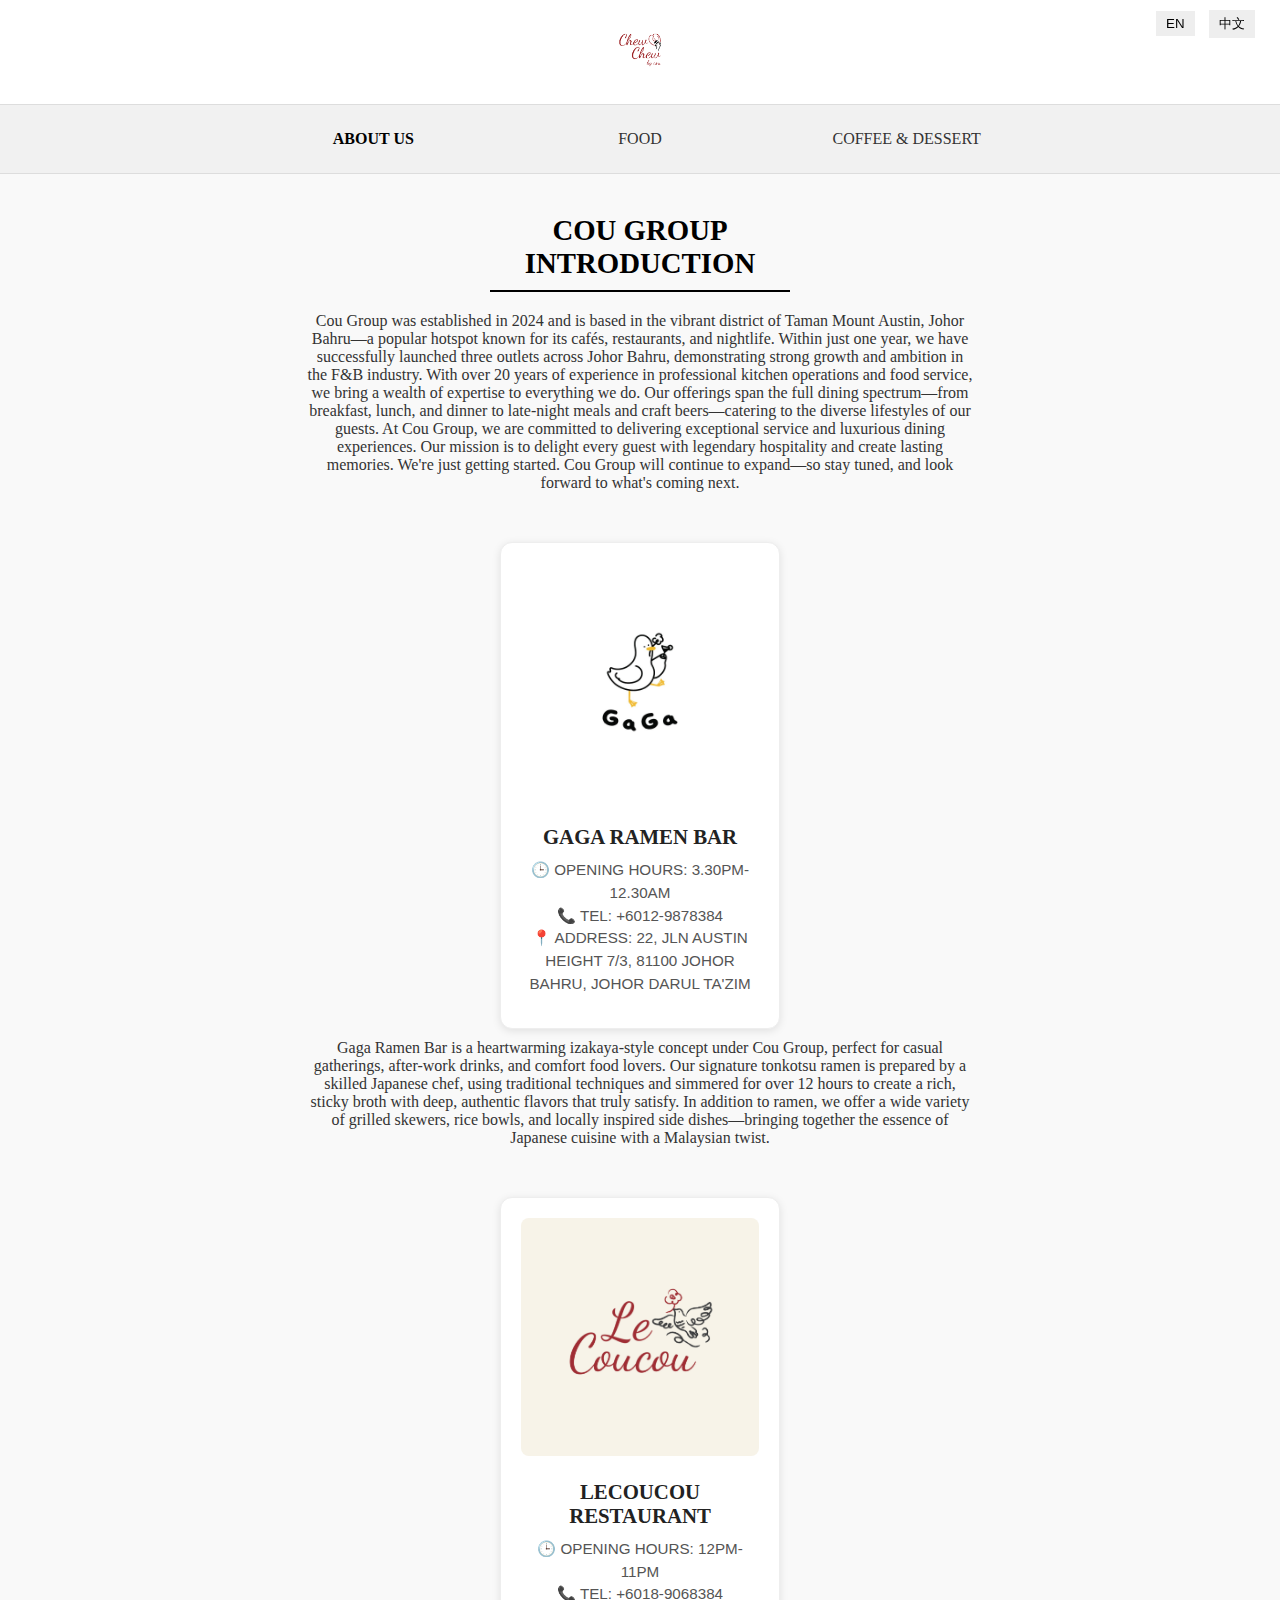
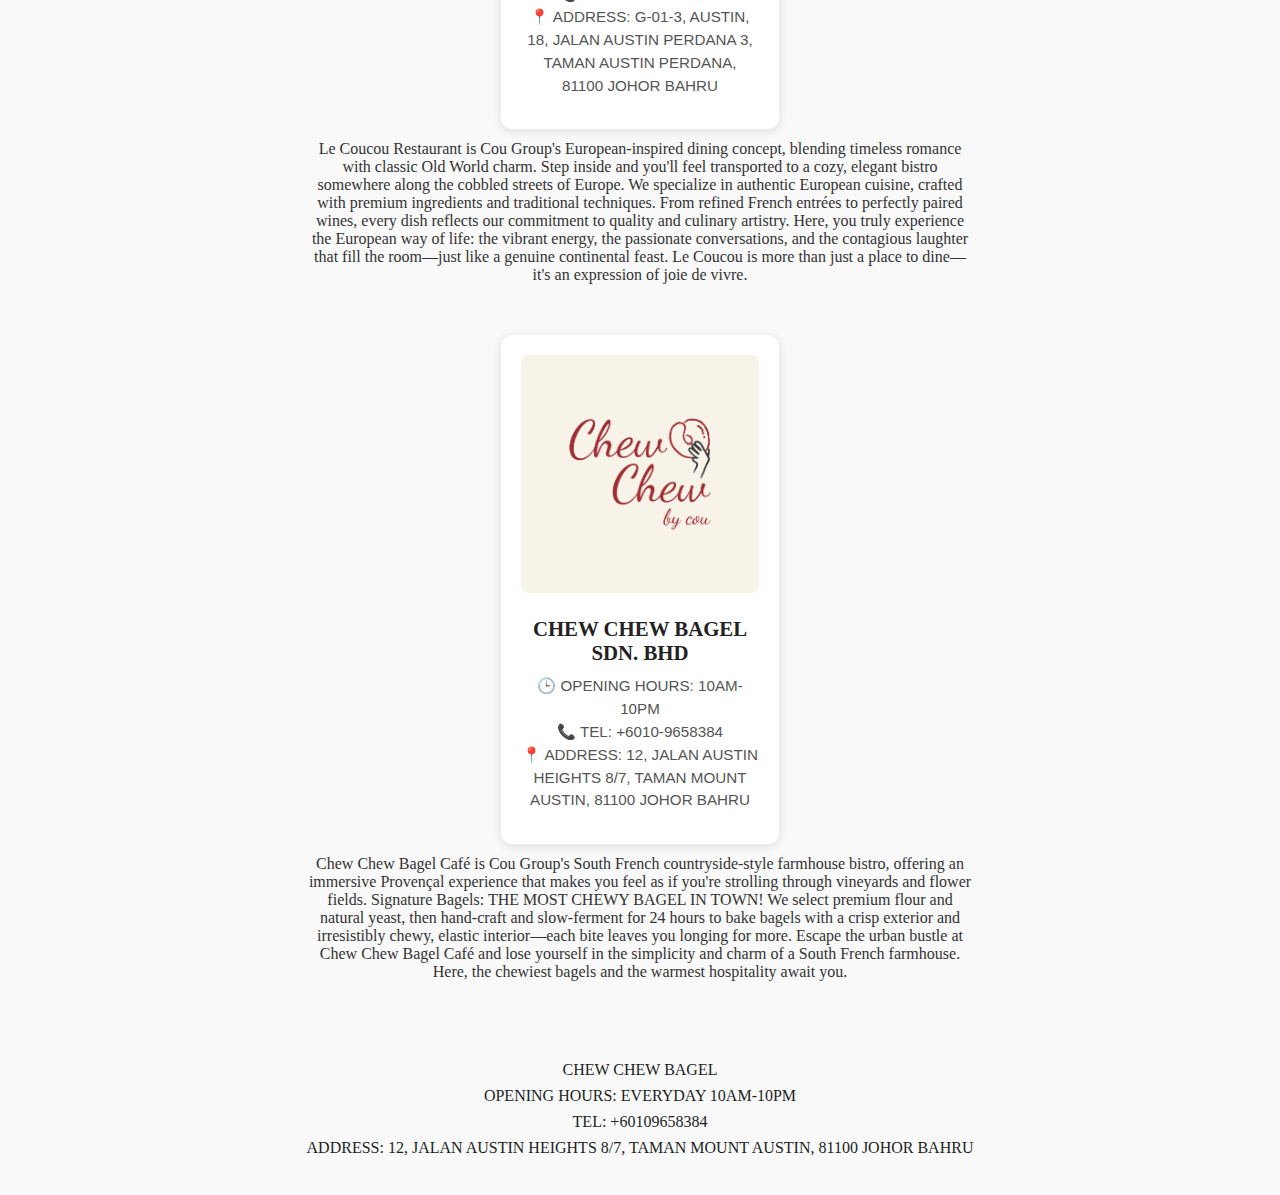
<file: index.html>
<!DOCTYPE html>
<html lang="en">
<head>
    <meta charset="UTF-8" />
    <meta name="viewport" content="width=device-width, initial-scale=1.0"/>
    <title>Chew Chew Bagel - About Us</title>
    <link rel="stylesheet" href="style.css" />
    <link href="https://fonts.googleapis.com/css2?family=Noto+Serif+SC:wght@600&display=swap" rel="stylesheet" />
</head>
<body>
    <header>
      <div class="logo-container">
        <a href="index.html">
            <img src="images/ccb logo1.png" alt="Chew Chew Bagel" class="restaurant-logo"/>
        </a>
      </div>
    
      <!-- 导航菜单 -->
      <nav class="main-nav">
        <div class="nav-inner">
          <a class="nav-link" href="index.html">ABOUT US</a>
        <a class="nav-link" href="food.html">FOOD</a>
        <a class="nav-link" href="coffee.html">COFFEE & DESSERT</a>
        </div>
      </nav>
          
    </header>

    <div class="lang-toggle" style="position: fixed; top: 10px; right: 20px; z-index: 999;">
        <button onclick="switchLang('en')">EN</button>
        <button onclick="switchLang('zh')">中文</button>
      </div>

    <main>
        <section class="about-section">
            <h2 class="menu-section-title">COU GROUP INTRODUCTION</h2>

            <div class="company-intro" style="text-align: center; margin-bottom: 40px;">
  <p class="lang-content" data-lang="en">
    Cou Group was established in 2024 and is based in the vibrant district of Taman Mount Austin, 
    Johor Bahru—a popular hotspot known for its cafés, restaurants, and nightlife.

    Within just one year, we have successfully launched three outlets across Johor Bahru, 
    demonstrating strong growth and ambition in the F&B industry. 
    With over 20 years of experience in professional kitchen operations and food service, 
    we bring a wealth of expertise to everything we do.

    Our offerings span the full dining spectrum—from breakfast, 
    lunch, and dinner to late-night meals and craft beers—catering to 
    the diverse lifestyles of our guests.

    At Cou Group, we are committed to delivering exceptional service 
    and luxurious dining experiences. Our mission is to delight every guest 
    with legendary hospitality and create lasting memories.

    We're just getting started. Cou Group will continue to expand—so stay tuned, 
    and look forward to what's coming next.
  </p>

  <p class="lang-content" data-lang="zh" style="display: none;">
    Cou Group 成立于 2024 年，总部位于柔佛新山美食与夜生活聚集地 —— Austin 高原(Taman Mount Austin), 这里汇聚了众多咖啡馆、餐厅和娱乐场所，充满活力。

在成立的第一年内，我们已在新山成功开设三家门店，展现出迅猛的发展势头和强大的执行力。我们的团队拥有超过 20 年的厨房与餐饮运营经验，致力于将专业与热情融入每一道菜品、每一项服务。

我们提供全天候的餐饮服务，从早餐、午餐、晚餐到宵夜与精酿啤酒，全面满足不同顾客的生活方式与用餐需求。

Cou Group 始终坚持“卓越服务，奢享体验”的理念，用传奇式的款待精神，为每一位顾客创造难忘的用餐回忆。

我们的发展才刚刚开始，未来还将持续扩张。欢迎持续关注 Cou Group, 一起期待更多精彩！
  </p>
</div>

            <div class="subsidiaries">
                <!-- 子公司1 -->
                <div class="subsidiary">
                    <img src="images/logo.jpg" alt="GAGA RAMEN BAR" class="subsidiary-logo" />
                    <h3 class="dish-name" style="margin-top: 10px;">GAGA RAMEN BAR</h3>
                    <div class="subsidiary-info dish-description">
                        <p>🕒 OPENING HOURS: 3.30PM-12.30AM</p>
                        <p>📞 TEL: +6012-9878384</p>
                        <p>📍 ADDRESS: 22, JLN AUSTIN HEIGHT 7/3, 81100 JOHOR BAHRU, JOHOR DARUL TA'ZIM</p>
                    </div>
                </div>
            </div>
                
                <div class="company-intro" style="text-align: center; margin-bottom: 40px;">
                    <p class="lang-content" data-lang="en">
                        Gaga Ramen Bar is a heartwarming izakaya-style concept under Cou Group, 
                        perfect for casual gatherings, after-work drinks, and comfort food lovers.

                        Our signature tonkotsu ramen is prepared by a skilled Japanese chef, 
                        using traditional techniques and simmered for over 12 hours to create a rich, 
                        sticky broth with deep, authentic flavors that truly satisfy.
                        
                        In addition to ramen, we offer a wide variety of grilled skewers, 
                        rice bowls, and locally inspired side dishes—bringing together the essence of 
                        Japanese cuisine with a Malaysian twist.
                    </p>
                    <p class="lang-content" data-lang="zh" style="display: none;">
                        嘎嘎 Ramen Bar 是 Cou Group 旗下主打日式居酒屋风格的餐饮品牌，
                        充满人情味，是朋友聚会、小酌放松的理想之地。

                        店内的招牌豚骨拉面由拥有多年经验的日本师傅亲自熬制，
                        采用原汁原味的传统工艺，精心熬煮 12 小时，汤头浓郁黏口，风味醇厚，令人回味无穷。
                        
                        除了拉面，我们还提供多样化的烧烤、盖饭和本地风味小吃，
                        让顾客在每一次用餐中都能感受到日式与本地文化的融合与惊喜。

                    </p>
                </div>

                <!-- 子公司2 -->
                <div class="subsidiaries">
                <div class="subsidiary">
                    <img src="images/logo lcc.jpg" alt="LECOUCOU RESTAURANT" class="subsidiary-logo" />
                    <h3 class="dish-name" style="margin-top: 10px;">LECOUCOU RESTAURANT</h3>
                    <div class="subsidiary-info dish-description">
                        <p>🕒 OPENING HOURS: 12PM-11PM</p>
                        <p>📞 TEL: +6018-9068384</p>
                        <p>📍 ADDRESS: G-01-3, AUSTIN, 18, JALAN AUSTIN PERDANA 3, TAMAN AUSTIN PERDANA, 81100 JOHOR BAHRU</p>
                    </div>
                </div>
            </div>


                <div class="company-intro" style="text-align: center; margin-bottom: 40px;">
                    <p class="lang-content" data-lang="en">
                        Le Coucou Restaurant is Cou Group's European-inspired dining concept, 
                        blending timeless romance with classic Old World charm. 
                        Step inside and you'll feel transported to a cozy, 
                        elegant bistro somewhere along the cobbled streets of Europe.

                        We specialize in authentic European cuisine, crafted with premium ingredients 
                        and traditional techniques. From refined French entrées to perfectly paired wines, 
                        every dish reflects our commitment to quality and culinary artistry.

                        Here, you truly experience the European way of life: the vibrant energy, 
                        the passionate conversations, and the contagious laughter that fill the 
                        room—just like a genuine continental feast. Le Coucou is more than 
                        just a place to dine—it's an expression of joie de vivre.
                    </p>

                    <p class="lang-content" data-lang="zh" style="display: none;">
                        Le Coucou Restaurant 是 Cou Group 旗下主打欧式风格的精品餐厅，
                        整体氛围融合了浪漫与复古，仿佛置身于欧洲街角的小馆，优雅而充满情调。

                        我们专注于原汁原味的欧洲料理，严选高品质食材，采用传统烹饪技法，
                        呈现经典与现代交融的餐点。无论是一份精致的欧式主菜，
                        还是一杯搭配得宜的葡萄酒，都体现了我们对品质与细节的坚持。
                        
                        在这里，您可以真正体验欧洲人的生活方式：热情洋溢的用餐氛围中，
                        欢乐的谈笑声此起彼伏, 仿佛置身于地道的欧陆宴会。Le Coucou 
                        不仅是一家餐厅，更是一种生活方式的表达。
                    </p>
                </div>

                <!-- 子公司3 -->
                <div class="subsidiaries">
                <div class="subsidiary">
                    <img src="images/logo ccb.jpg" alt="CHEW CHEW BAGEL" class="subsidiary-logo" />
                    <h3 class="dish-name" style="margin-top: 10px;">CHEW CHEW BAGEL SDN. BHD</h3>
                    <div class="subsidiary-info dish-description">
                        <p>🕒 OPENING HOURS: 10AM-10PM</p>
                        <p>📞 TEL: +6010-9658384</p>
                        <p>📍 ADDRESS: 12, JALAN AUSTIN HEIGHTS 8/7, TAMAN MOUNT AUSTIN, 81100 JOHOR BAHRU</p>
                    </div>
                </div>
            </div>
            
                <div class="company-intro" style="text-align: center; margin-bottom: 40px;">
                    <p class="lang-content" data-lang="en">
                        Chew Chew Bagel Café is Cou Group's South French countryside-style 
                        farmhouse bistro, offering an immersive Provençal experience that makes 
                        you feel as if you're strolling through vineyards and flower fields.

                        Signature Bagels: THE MOST CHEWY BAGEL IN TOWN!
                        We select premium flour and natural yeast, then hand-craft and slow-ferment 
                        for 24 hours to bake bagels with a crisp exterior and irresistibly chewy, 
                        elastic interior—each bite leaves you longing for more.
                         
                        Escape the urban bustle at Chew Chew Bagel Café and lose yourself 
                        in the simplicity and charm of a South French farmhouse. Here, 
                        the chewiest bagels and the warmest hospitality await you.
                    </p>
                    <p class="lang-content" data-lang="zh" style="display: none;">
                        Chew Chew Bagel Café 是 Cou Group 旗下南法乡村风格的农庄小餐厅，
                        带您沉浸式体验田园风情，让人仿佛置身于花园之间。

                        招牌贝果:THE MOST CHEWY BAGEL IN TOWN! 我们采用天然酵母与精选面粉，
                        手工慢发酵，烘烤出外脆内嚼劲十足的贝果，每一口都充满弹性。
                        
                        来到 Chew Chew Bagel Café, 忘却城市喧嚣,
                        尽情沉醉于南法农庄的质朴与惬意，感受最劲道的贝果与最温暖的招待。
                    </p>
            </div>
        </section>
    </main>

    <footer>
        <div class="contact-info">
            <p>CHEW CHEW BAGEL</p>
            <p>OPENING HOURS: EVERYDAY 10AM-10PM</p>
            <p>TEL: +60109658384</p>
            <p>ADDRESS: 12, JALAN AUSTIN HEIGHTS 8/7, TAMAN MOUNT AUSTIN, 81100 JOHOR BAHRU</p>
        </div>
    </footer>

    <script src="script.js"></script>
</body>
</html>
</file>
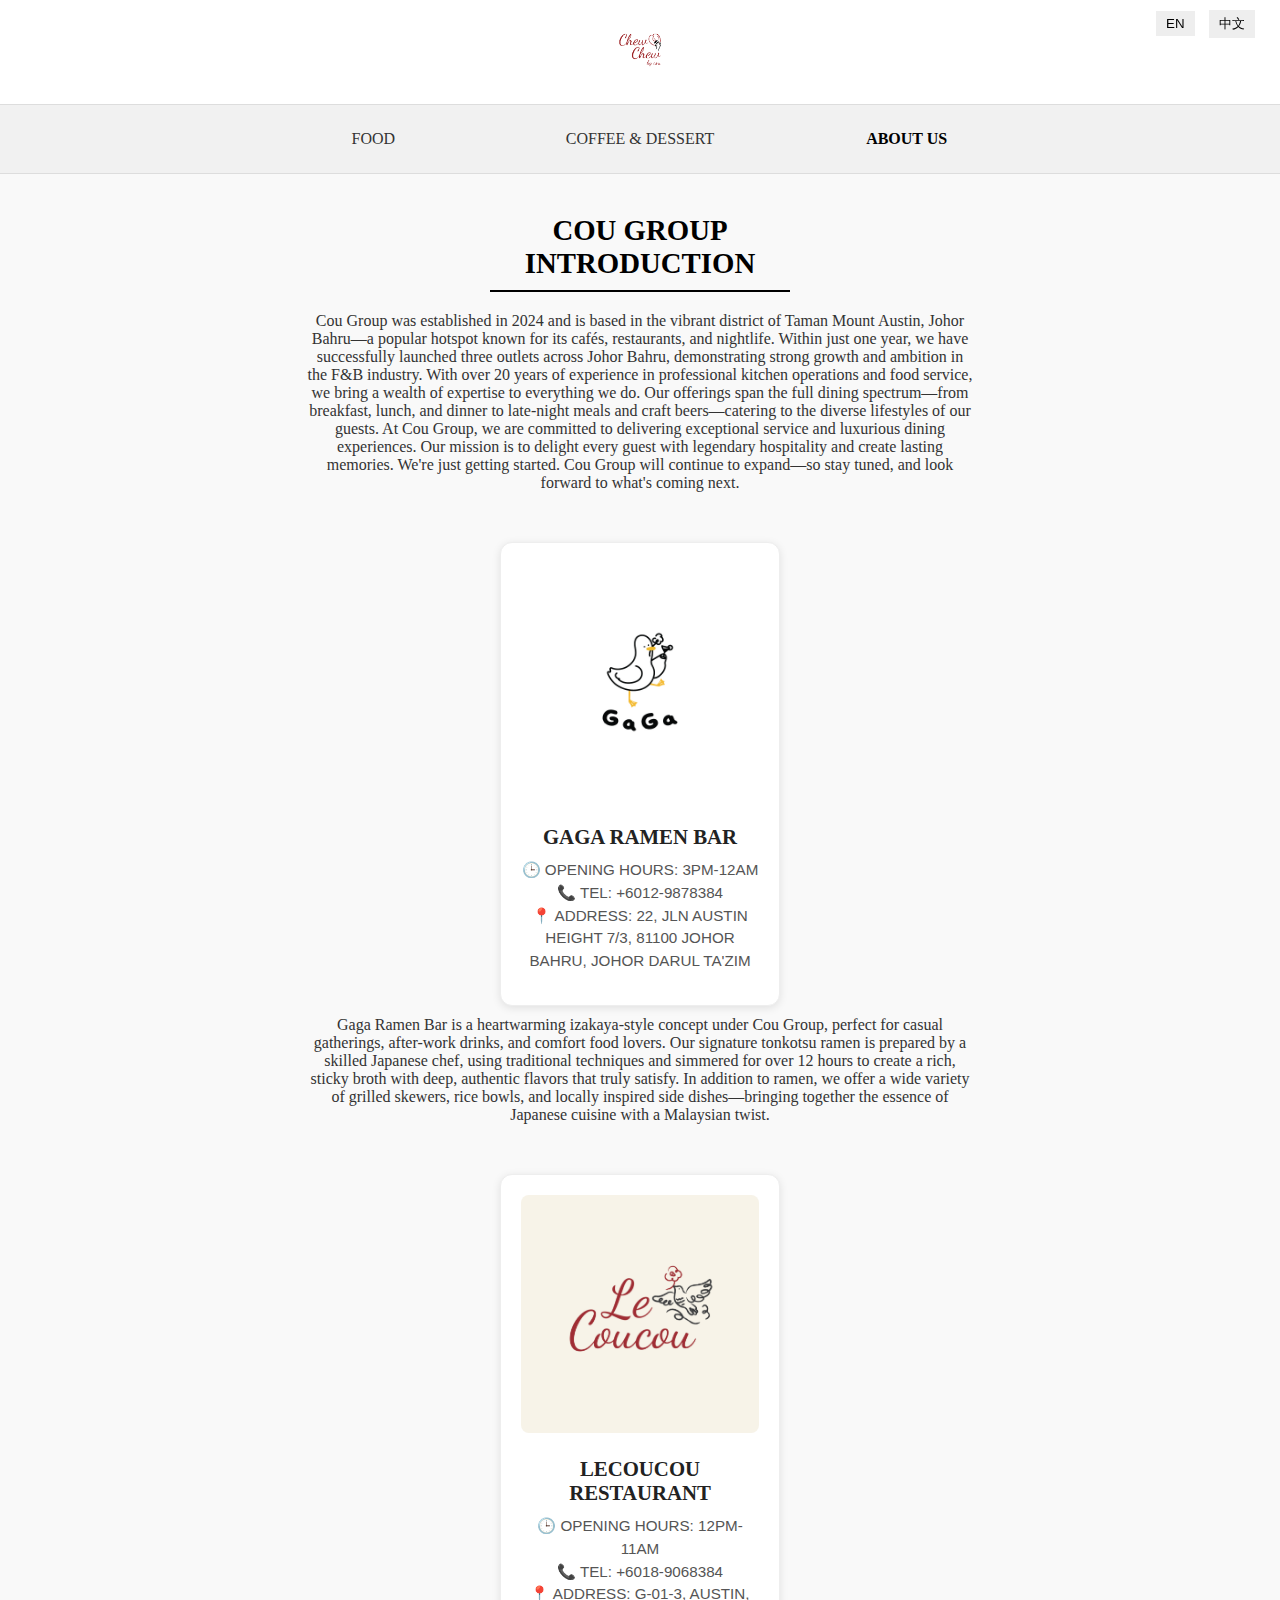
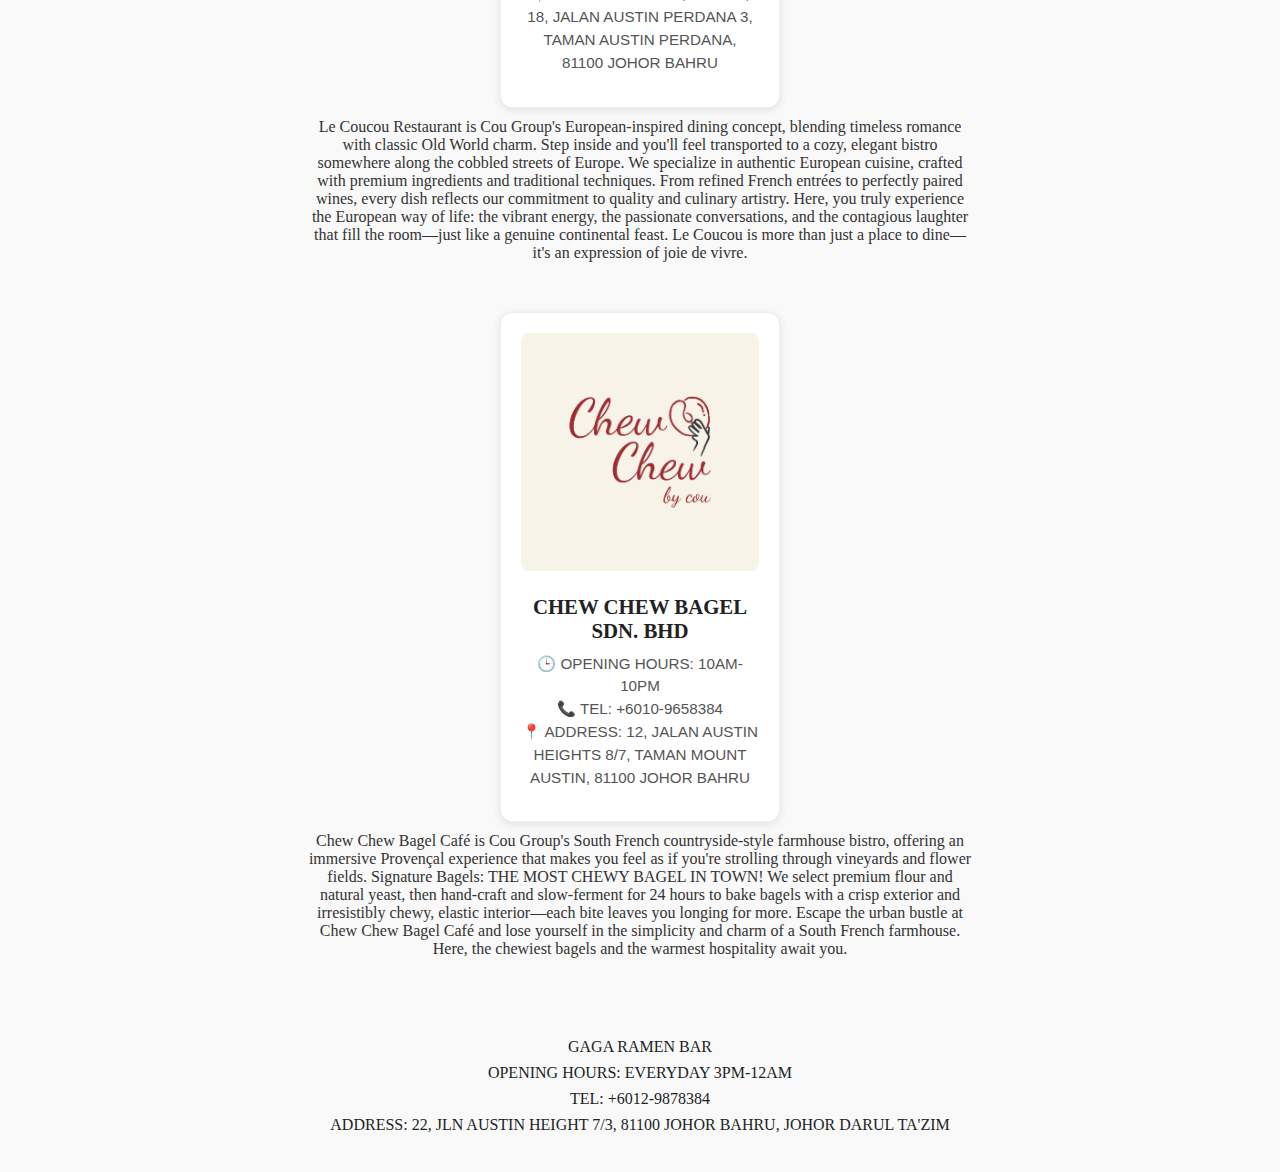
<file: about.html>
<!DOCTYPE html>
<html lang="en">
<head>
    <meta charset="UTF-8" />
    <meta name="viewport" content="width=device-width, initial-scale=1.0"/>
    <title>Chew Chew Bagel - About Us</title>
    <link rel="stylesheet" href="style.css" />
    <link href="https://fonts.googleapis.com/css2?family=Noto+Serif+SC:wght@600&display=swap" rel="stylesheet" />
</head>
<body>
    <header>
      <div class="logo-container">
        <a href="index.html">
            <img src="images/ccb logo1.png" alt="Chew Chew Bagel" class="restaurant-logo"/>
        </a>
      </div>
    
      <!-- 导航菜单 -->
      <nav class="main-nav">
        <div class="nav-inner">
          <a class="nav-link" href="index.html">FOOD</a>
          <a class="nav-link" href="coffee.html">COFFEE & DESSERT</a>
          <a class="nav-link" href="about.html">ABOUT US</a>
        </div>
      </nav>
          
    </header>

    <div class="lang-toggle" style="position: fixed; top: 10px; right: 20px; z-index: 999;">
        <button onclick="switchLang('en')">EN</button>
        <button onclick="switchLang('zh')">中文</button>
      </div>

    <main>
        <section class="about-section">
            <h2 class="menu-section-title">COU GROUP INTRODUCTION</h2>

            <div class="company-intro" style="text-align: center; margin-bottom: 40px;">
  <p class="lang-content" data-lang="en">
    Cou Group was established in 2024 and is based in the vibrant district of Taman Mount Austin, 
    Johor Bahru—a popular hotspot known for its cafés, restaurants, and nightlife.

    Within just one year, we have successfully launched three outlets across Johor Bahru, 
    demonstrating strong growth and ambition in the F&B industry. 
    With over 20 years of experience in professional kitchen operations and food service, 
    we bring a wealth of expertise to everything we do.

    Our offerings span the full dining spectrum—from breakfast, 
    lunch, and dinner to late-night meals and craft beers—catering to 
    the diverse lifestyles of our guests.

    At Cou Group, we are committed to delivering exceptional service 
    and luxurious dining experiences. Our mission is to delight every guest 
    with legendary hospitality and create lasting memories.

    We're just getting started. Cou Group will continue to expand—so stay tuned, 
    and look forward to what's coming next.
  </p>

  <p class="lang-content" data-lang="zh" style="display: none;">
    Cou Group 成立于 2024 年，总部位于柔佛新山美食与夜生活聚集地 —— Austin 高原(Taman Mount Austin), 这里汇聚了众多咖啡馆、餐厅和娱乐场所，充满活力。

在成立的第一年内，我们已在新山成功开设三家门店，展现出迅猛的发展势头和强大的执行力。我们的团队拥有超过 20 年的厨房与餐饮运营经验，致力于将专业与热情融入每一道菜品、每一项服务。

我们提供全天候的餐饮服务，从早餐、午餐、晚餐到宵夜与精酿啤酒，全面满足不同顾客的生活方式与用餐需求。

Cou Group 始终坚持“卓越服务，奢享体验”的理念，用传奇式的款待精神，为每一位顾客创造难忘的用餐回忆。

我们的发展才刚刚开始，未来还将持续扩张。欢迎持续关注 Cou Group, 一起期待更多精彩！
  </p>
</div>

            <div class="subsidiaries">
                <!-- 子公司1 -->
                <div class="subsidiary">
                    <img src="images/logo.png" alt="GAGA RAMEN BAR" class="subsidiary-logo" />
                    <h3 class="dish-name" style="margin-top: 10px;">GAGA RAMEN BAR</h3>
                    <div class="subsidiary-info dish-description">
                        <p>🕒 OPENING HOURS: 3PM-12AM</p>
                        <p>📞 TEL: +6012-9878384</p>
                        <p>📍 ADDRESS: 22, JLN AUSTIN HEIGHT 7/3, 81100 JOHOR BAHRU, JOHOR DARUL TA'ZIM</p>
                    </div>
                </div>
            </div>
                
                <div class="company-intro" style="text-align: center; margin-bottom: 40px;">
                    <p class="lang-content" data-lang="en">
                        Gaga Ramen Bar is a heartwarming izakaya-style concept under Cou Group, 
                        perfect for casual gatherings, after-work drinks, and comfort food lovers.

                        Our signature tonkotsu ramen is prepared by a skilled Japanese chef, 
                        using traditional techniques and simmered for over 12 hours to create a rich, 
                        sticky broth with deep, authentic flavors that truly satisfy.
                        
                        In addition to ramen, we offer a wide variety of grilled skewers, 
                        rice bowls, and locally inspired side dishes—bringing together the essence of 
                        Japanese cuisine with a Malaysian twist.
                    </p>
                    <p class="lang-content" data-lang="zh" style="display: none;">
                        嘎嘎 Ramen Bar 是 Cou Group 旗下主打日式居酒屋风格的餐饮品牌，
                        充满人情味，是朋友聚会、小酌放松的理想之地。

                        店内的招牌豚骨拉面由拥有多年经验的日本师傅亲自熬制，
                        采用原汁原味的传统工艺，精心熬煮 12 小时，汤头浓郁黏口，风味醇厚，令人回味无穷。
                        
                        除了拉面，我们还提供多样化的烧烤、盖饭和本地风味小吃，
                        让顾客在每一次用餐中都能感受到日式与本地文化的融合与惊喜。

                    </p>
                </div>

                <!-- 子公司2 -->
                <div class="subsidiaries">
                <div class="subsidiary">
                    <img src="images/logo lcc.jpg" alt="LECOUCOU RESTAURANT" class="subsidiary-logo" />
                    <h3 class="dish-name" style="margin-top: 10px;">LECOUCOU RESTAURANT</h3>
                    <div class="subsidiary-info dish-description">
                        <p>🕒 OPENING HOURS: 12PM-11AM</p>
                        <p>📞 TEL: +6018-9068384</p>
                        <p>📍 ADDRESS: G-01-3, AUSTIN, 18, JALAN AUSTIN PERDANA 3, TAMAN AUSTIN PERDANA, 81100 JOHOR BAHRU</p>
                    </div>
                </div>
            </div>


                <div class="company-intro" style="text-align: center; margin-bottom: 40px;">
                    <p class="lang-content" data-lang="en">
                        Le Coucou Restaurant is Cou Group's European-inspired dining concept, 
                        blending timeless romance with classic Old World charm. 
                        Step inside and you'll feel transported to a cozy, 
                        elegant bistro somewhere along the cobbled streets of Europe.

                        We specialize in authentic European cuisine, crafted with premium ingredients 
                        and traditional techniques. From refined French entrées to perfectly paired wines, 
                        every dish reflects our commitment to quality and culinary artistry.

                        Here, you truly experience the European way of life: the vibrant energy, 
                        the passionate conversations, and the contagious laughter that fill the 
                        room—just like a genuine continental feast. Le Coucou is more than 
                        just a place to dine—it's an expression of joie de vivre.
                    </p>

                    <p class="lang-content" data-lang="zh" style="display: none;">
                        Le Coucou Restaurant 是 Cou Group 旗下主打欧式风格的精品餐厅，
                        整体氛围融合了浪漫与复古，仿佛置身于欧洲街角的小馆，优雅而充满情调。

                        我们专注于原汁原味的欧洲料理，严选高品质食材，采用传统烹饪技法，
                        呈现经典与现代交融的餐点。无论是一份精致的欧式主菜，
                        还是一杯搭配得宜的葡萄酒，都体现了我们对品质与细节的坚持。
                        
                        在这里，您可以真正体验欧洲人的生活方式：热情洋溢的用餐氛围中，
                        欢乐的谈笑声此起彼伏, 仿佛置身于地道的欧陆宴会。Le Coucou 
                        不仅是一家餐厅，更是一种生活方式的表达。
                    </p>
                </div>

                <!-- 子公司3 -->
                <div class="subsidiaries">
                <div class="subsidiary">
                    <img src="images/logo ccb.jpg" alt="CHEW CHEW BAGEL" class="subsidiary-logo" />
                    <h3 class="dish-name" style="margin-top: 10px;">CHEW CHEW BAGEL SDN. BHD</h3>
                    <div class="subsidiary-info dish-description">
                        <p>🕒 OPENING HOURS: 10AM-10PM</p>
                        <p>📞 TEL: +6010-9658384</p>
                        <p>📍 ADDRESS: 12, JALAN AUSTIN HEIGHTS 8/7, TAMAN MOUNT AUSTIN, 81100 JOHOR BAHRU</p>
                    </div>
                </div>
            </div>
            
                <div class="company-intro" style="text-align: center; margin-bottom: 40px;">
                    <p class="lang-content" data-lang="en">
                        Chew Chew Bagel Café is Cou Group's South French countryside-style 
                        farmhouse bistro, offering an immersive Provençal experience that makes 
                        you feel as if you're strolling through vineyards and flower fields.

                        Signature Bagels: THE MOST CHEWY BAGEL IN TOWN!
                        We select premium flour and natural yeast, then hand-craft and slow-ferment 
                        for 24 hours to bake bagels with a crisp exterior and irresistibly chewy, 
                        elastic interior—each bite leaves you longing for more.
                         
                        Escape the urban bustle at Chew Chew Bagel Café and lose yourself 
                        in the simplicity and charm of a South French farmhouse. Here, 
                        the chewiest bagels and the warmest hospitality await you.
                    </p>
                    <p class="lang-content" data-lang="zh" style="display: none;">
                        Chew Chew Bagel Café 是 Cou Group 旗下南法乡村风格的农庄小餐厅，
                        带您沉浸式体验田园风情，让人仿佛置身于花园之间。

                        招牌贝果:THE MOST CHEWY BAGEL IN TOWN! 我们采用天然酵母与精选面粉，
                        手工慢发酵，烘烤出外脆内嚼劲十足的贝果，每一口都充满弹性。
                        
                        来到 Chew Chew Bagel Café, 忘却城市喧嚣,
                        尽情沉醉于南法农庄的质朴与惬意，感受最劲道的贝果与最温暖的招待。
                    </p>
            </div>
        </section>
    </main>

    <footer>
        <div class="contact-info">
            <p>GAGA RAMEN BAR</p>
            <p>OPENING HOURS: EVERYDAY 3PM-12AM</p>
            <p>TEL: +6012-9878384</p>
            <p>ADDRESS: 22, JLN AUSTIN HEIGHT 7/3, 81100 JOHOR BAHRU, JOHOR DARUL TA'ZIM</p>
        </div>
    </footer>

    <script src="script.js"></script>
</body>
</html>
</file>
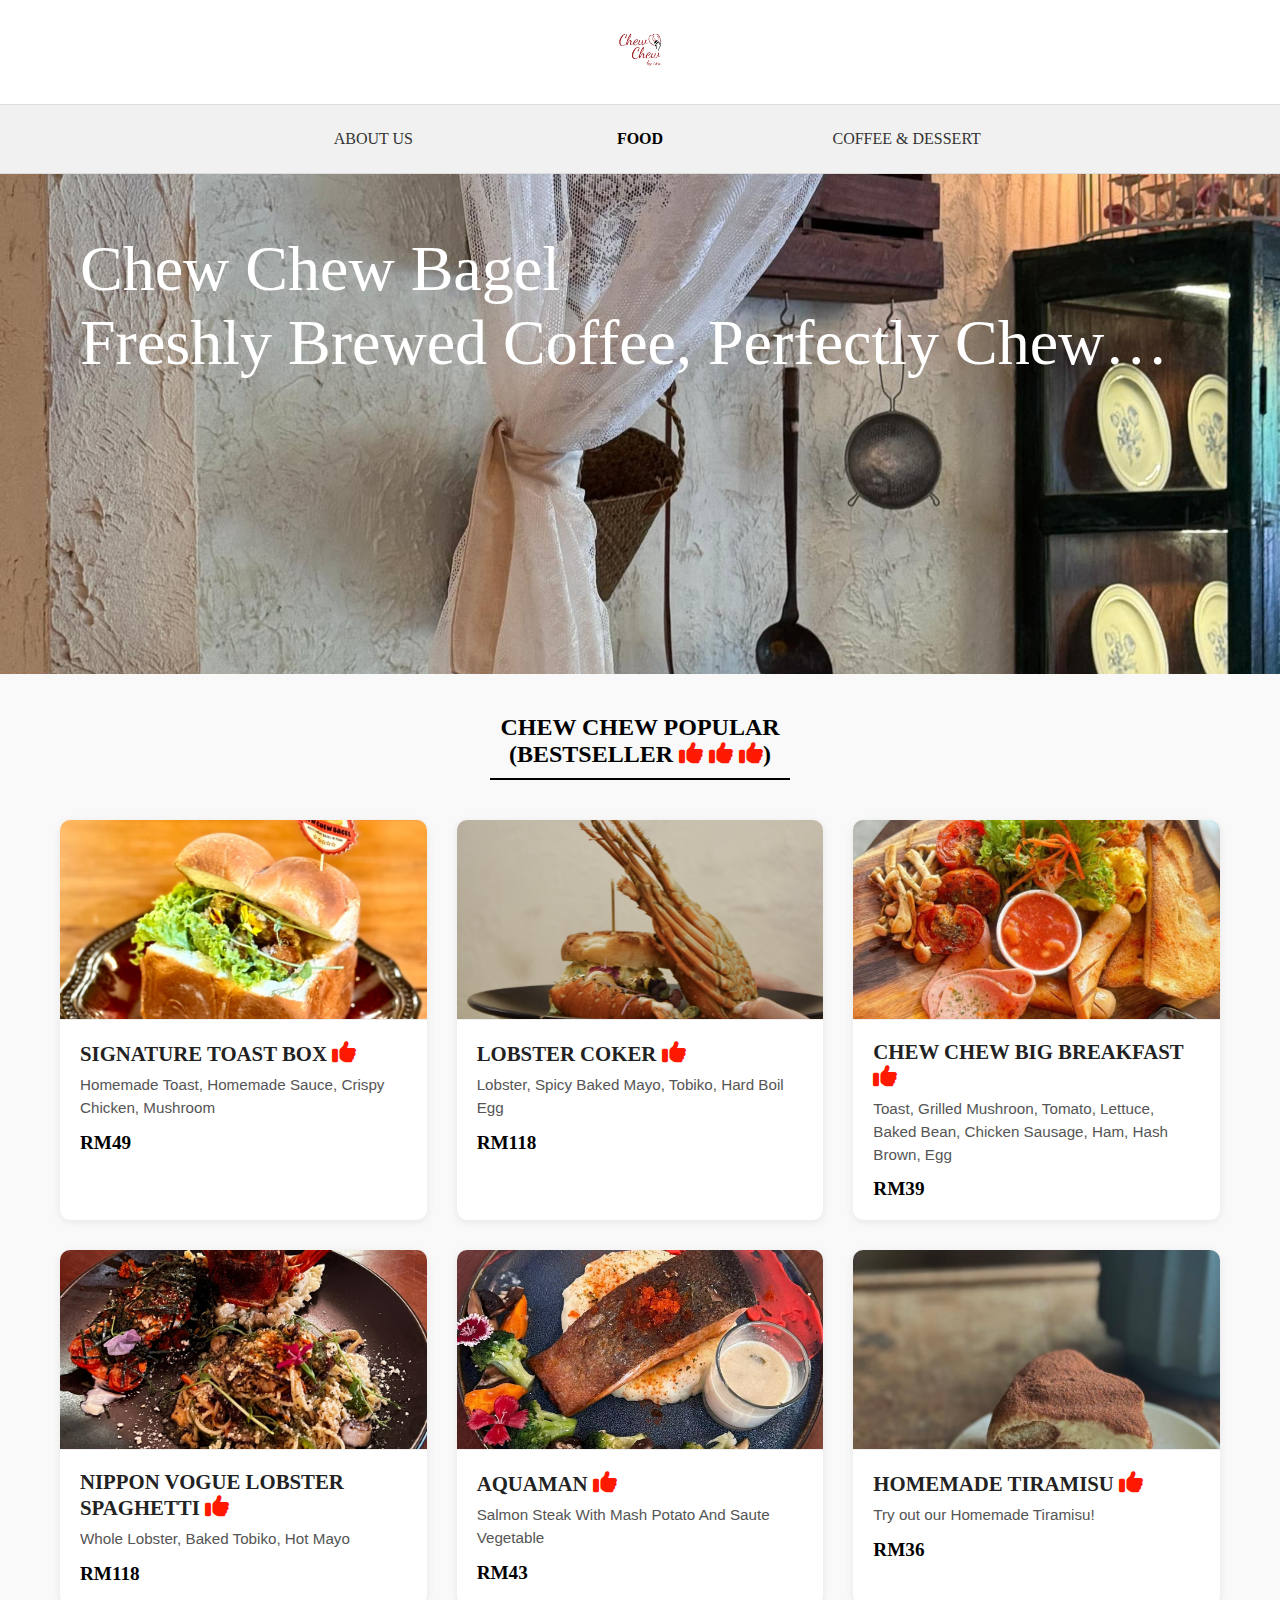
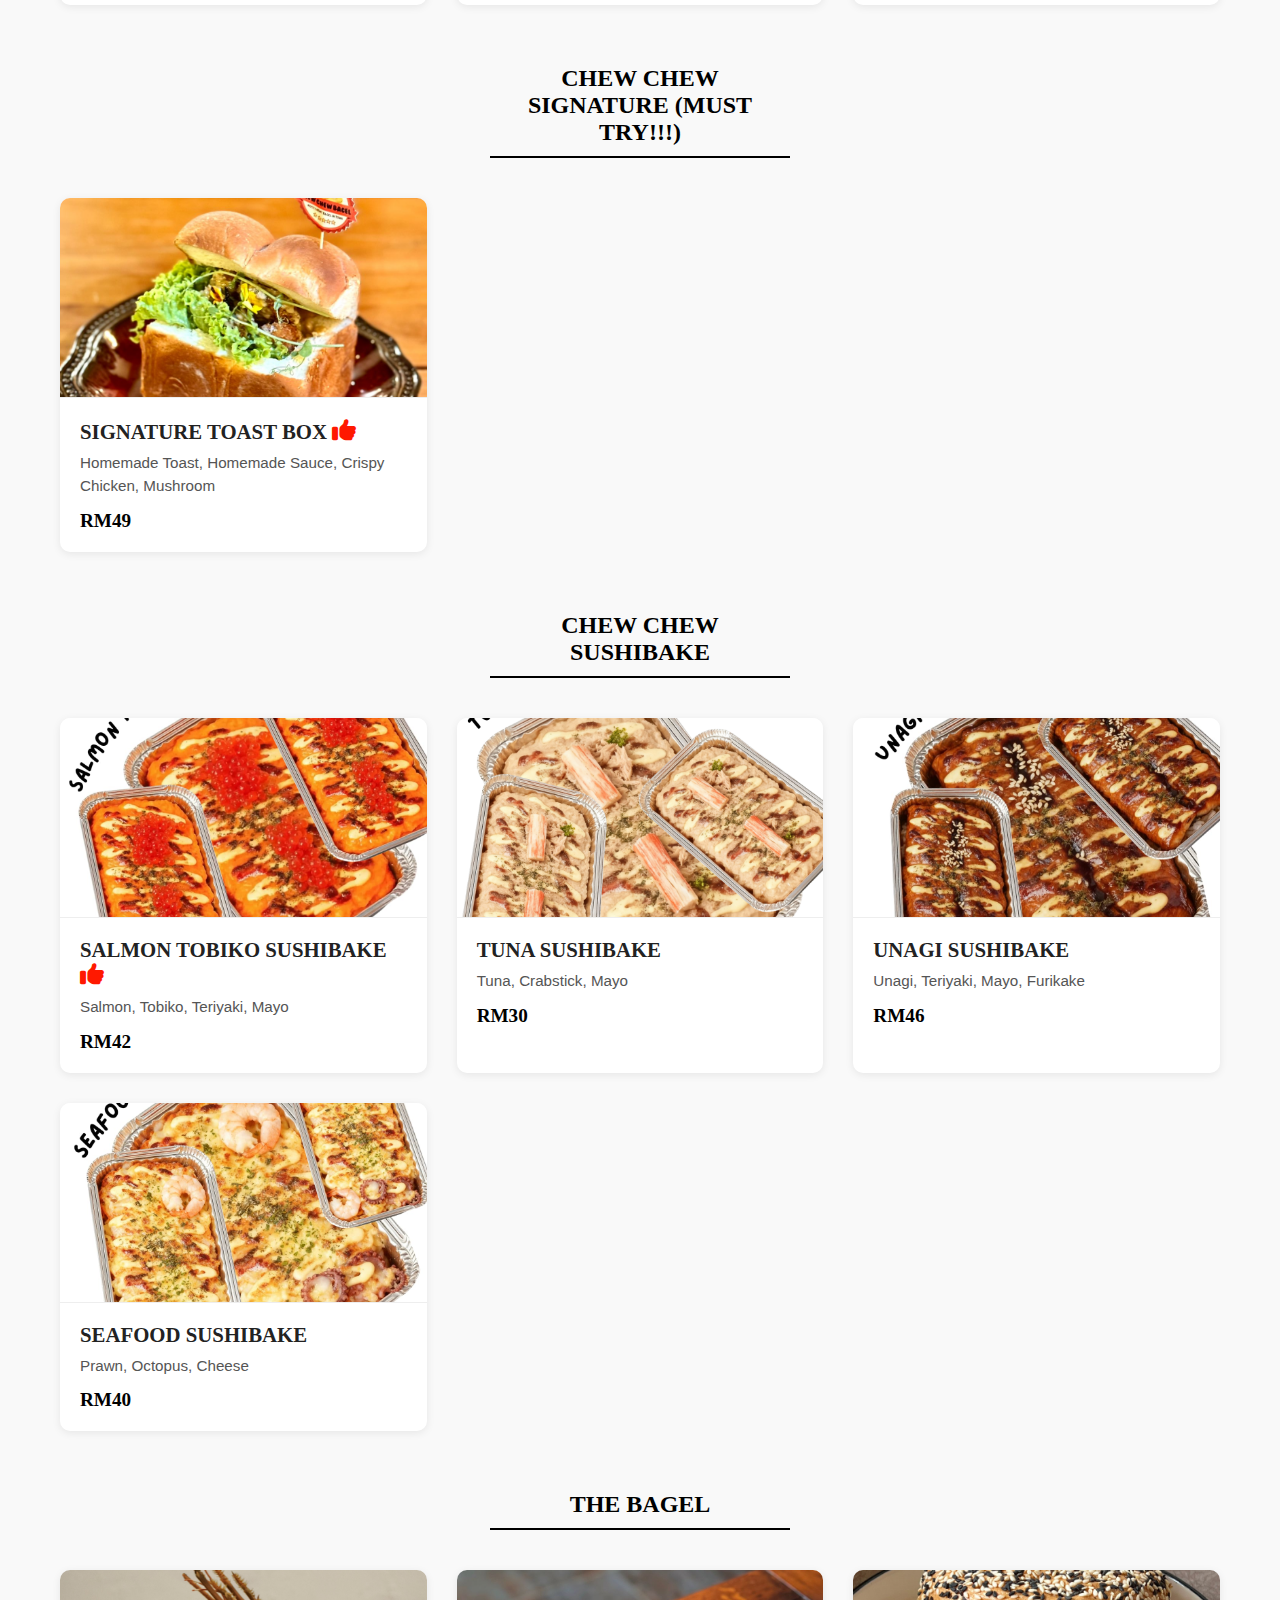
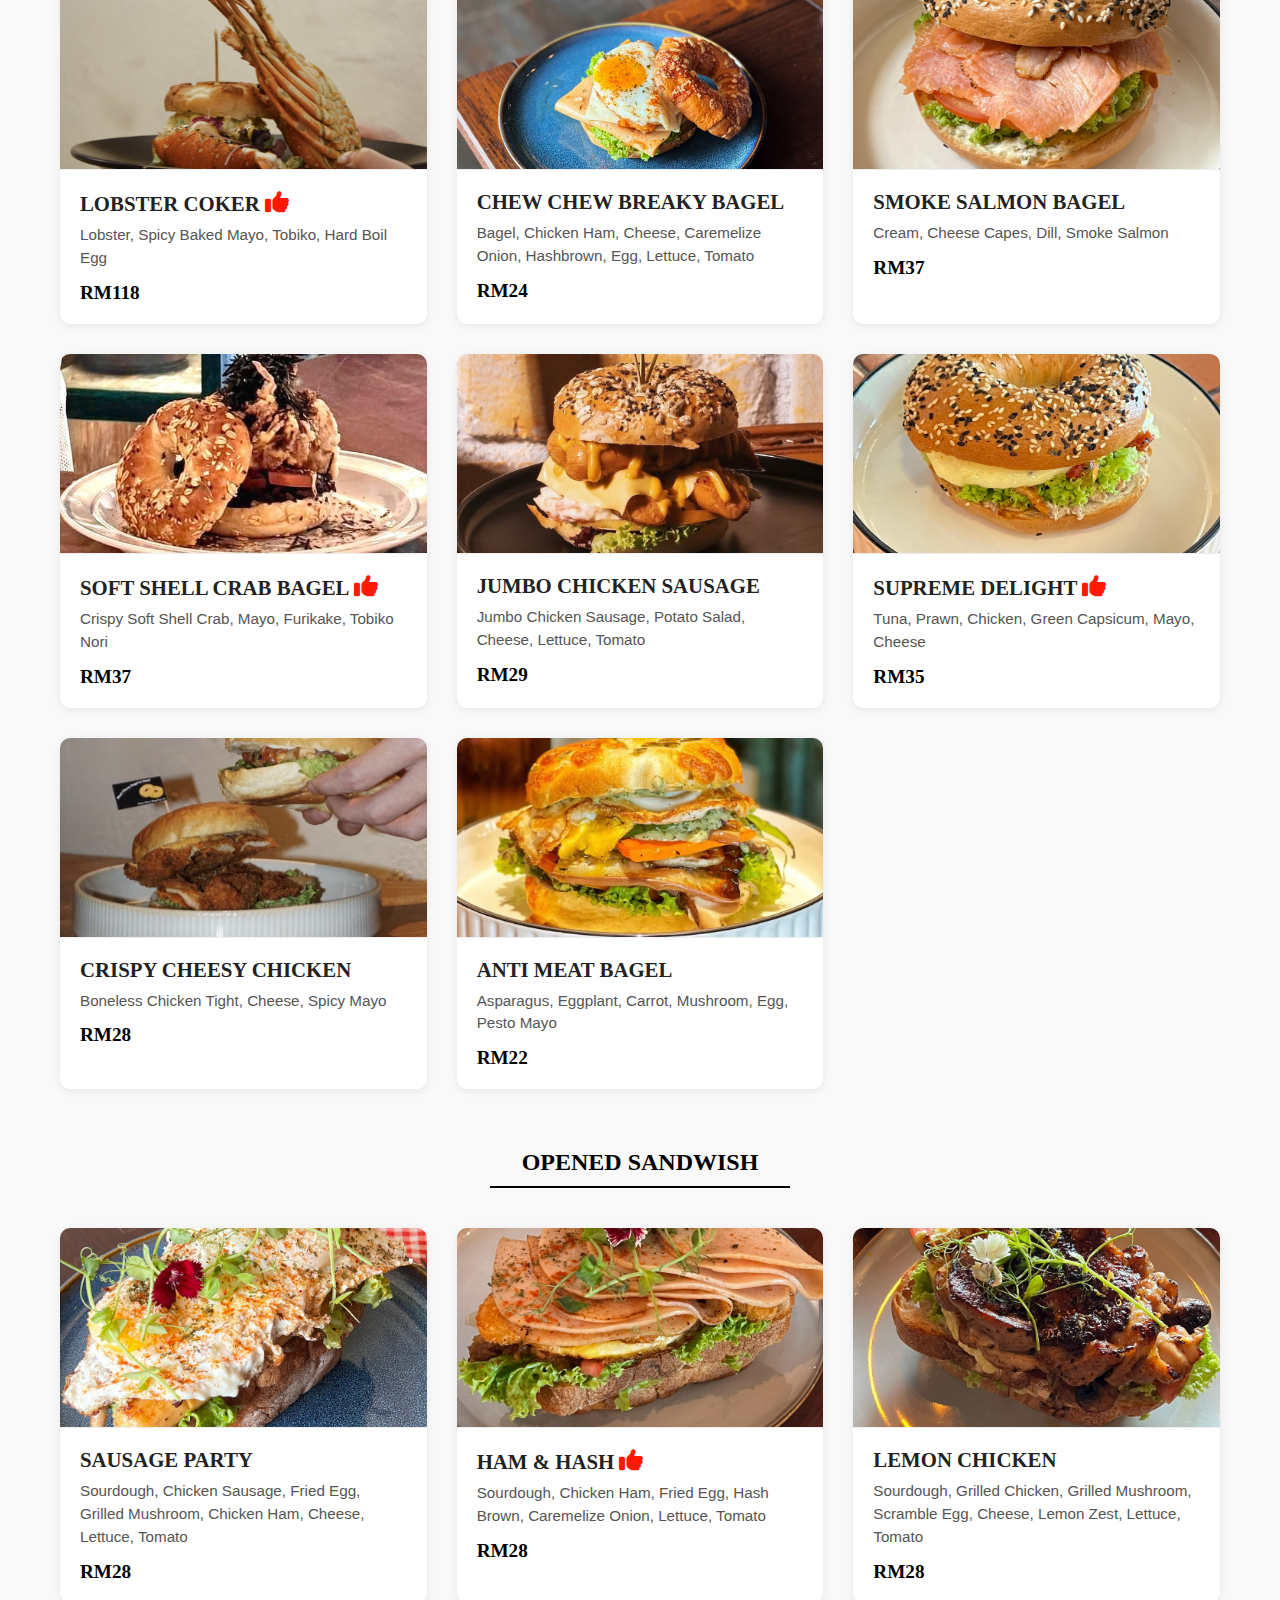
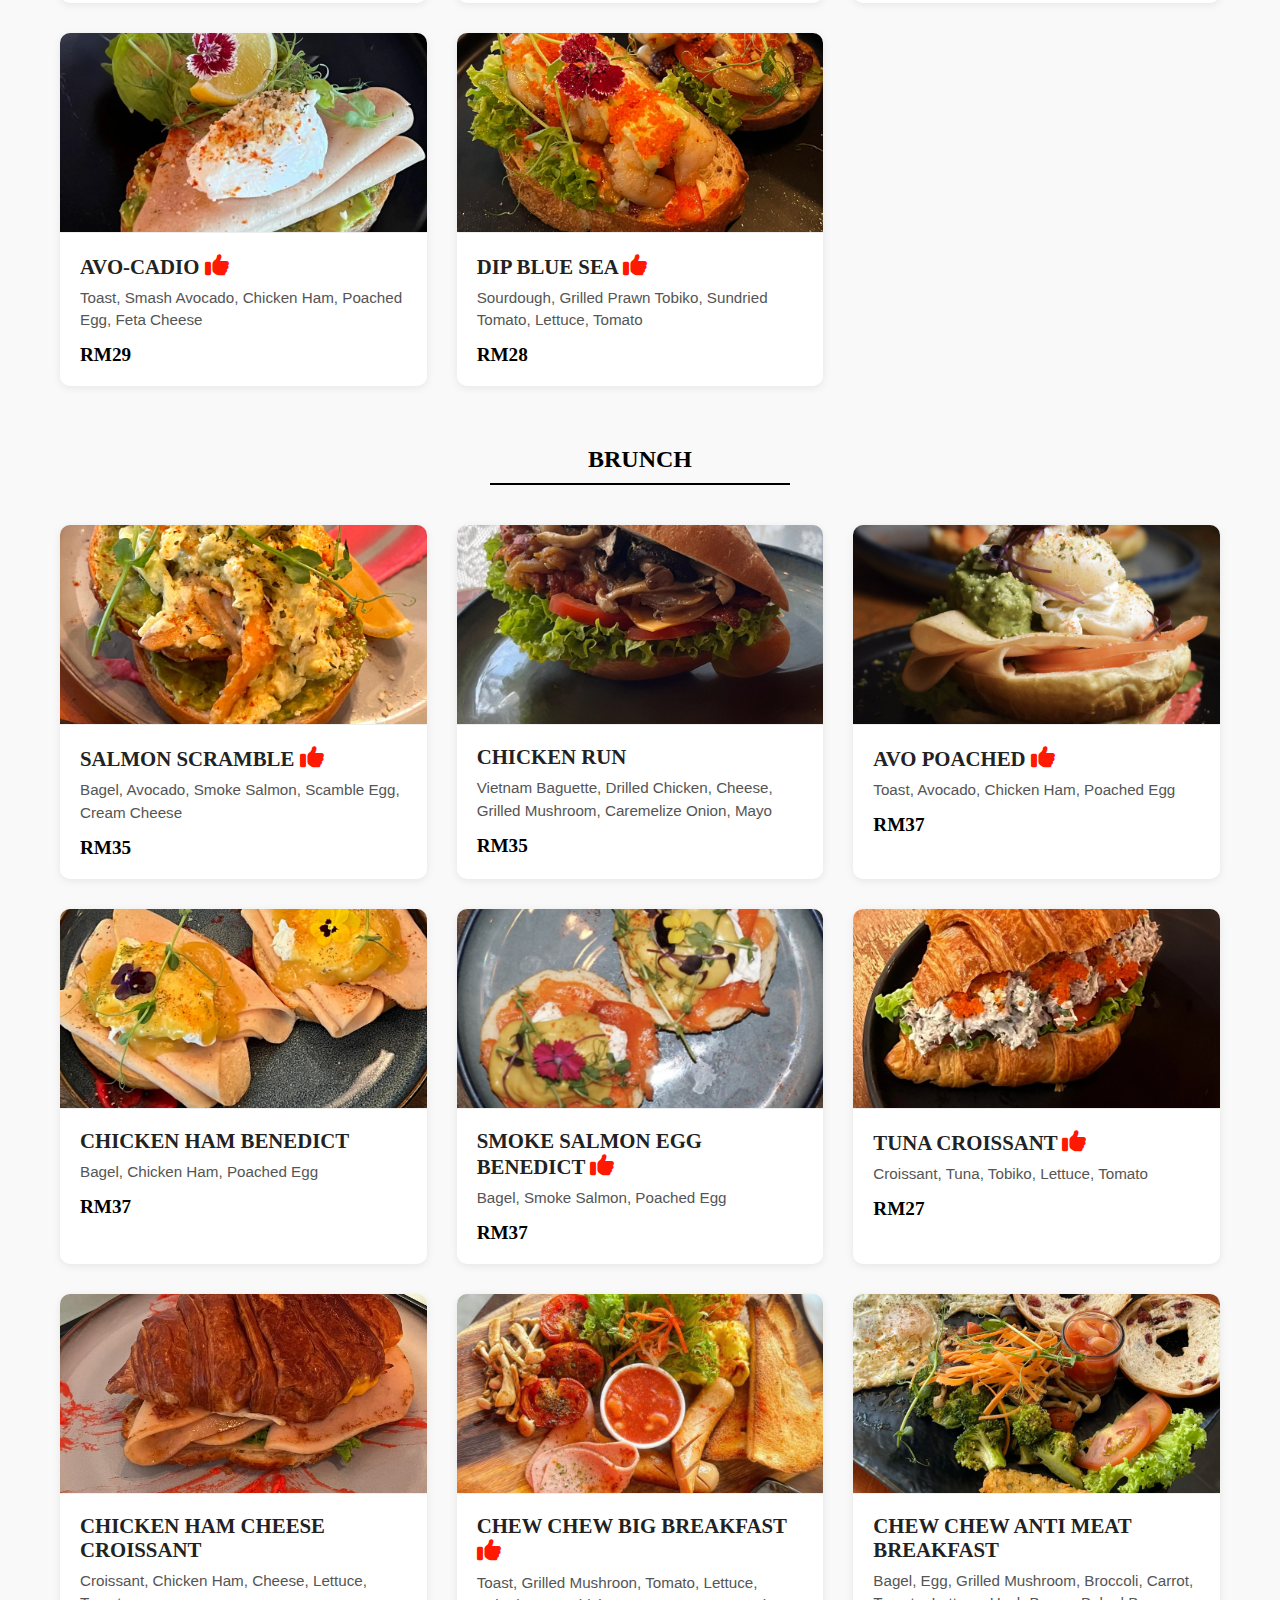
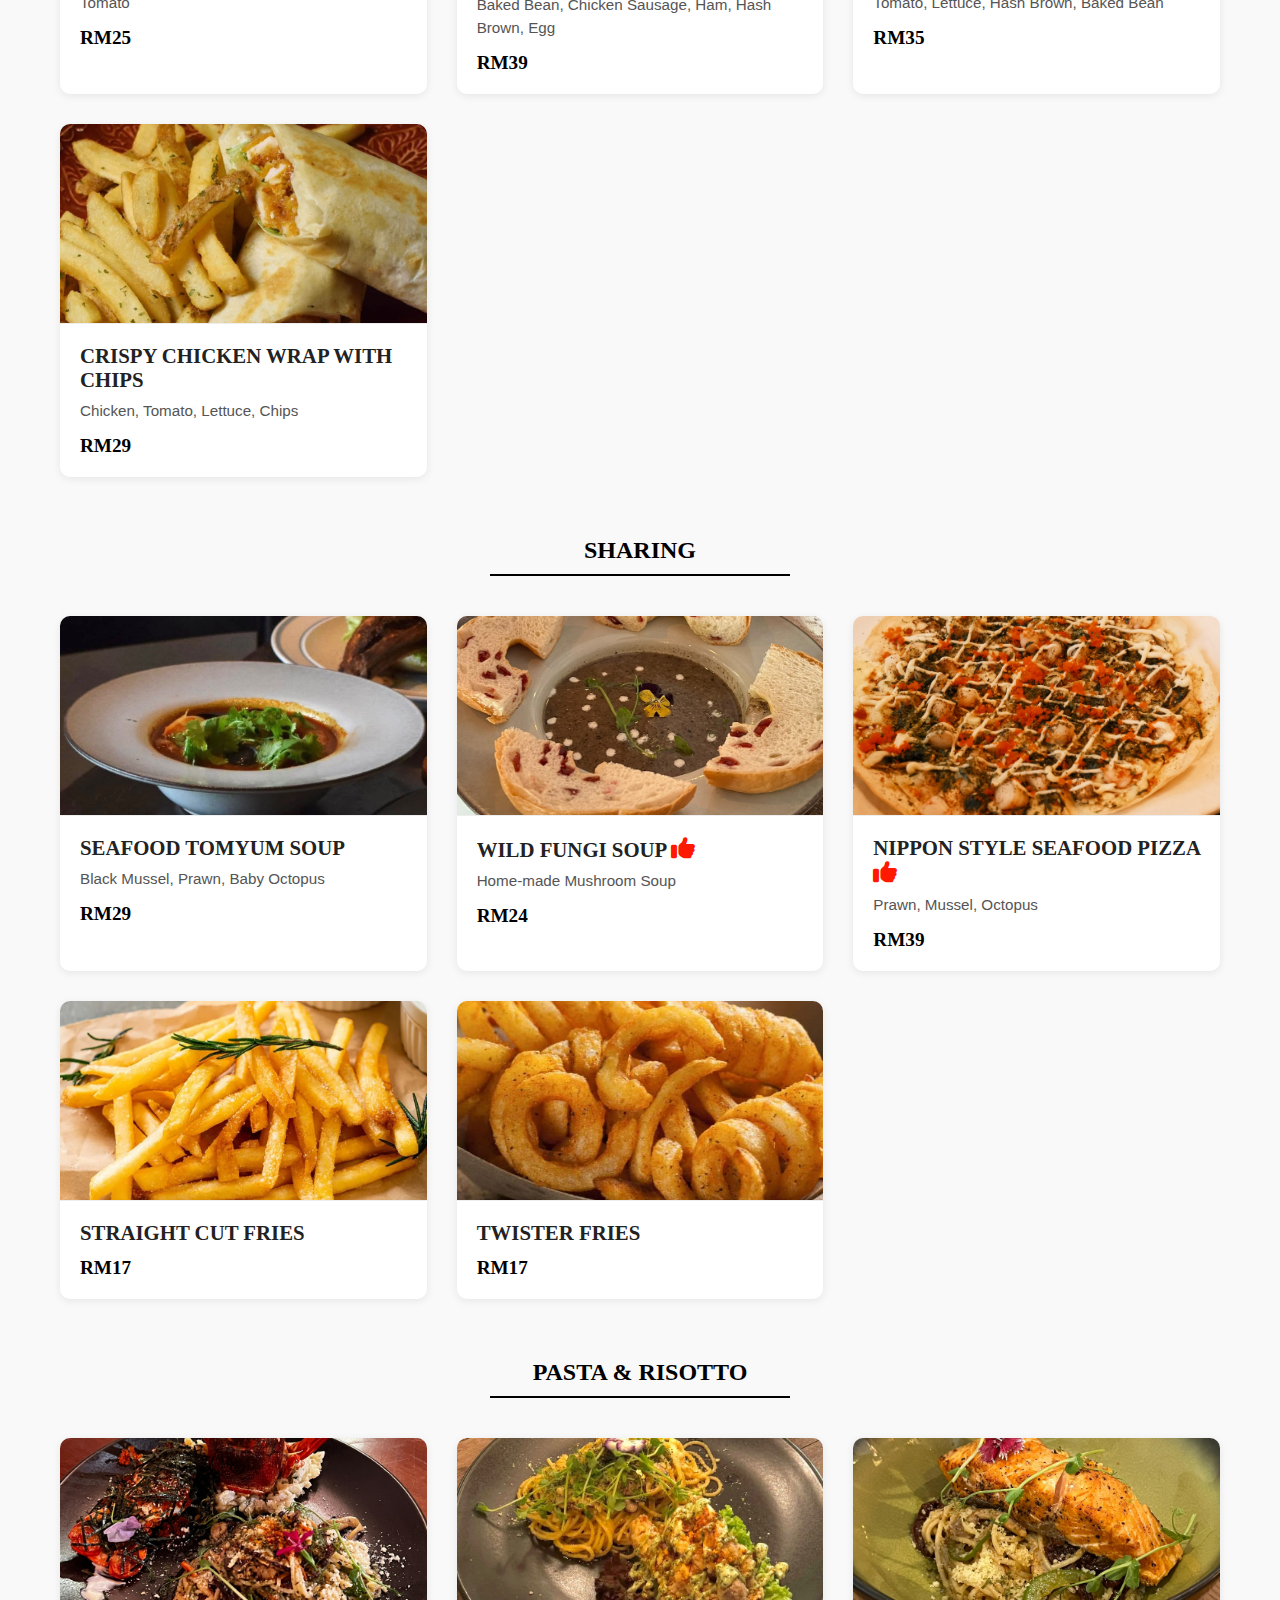
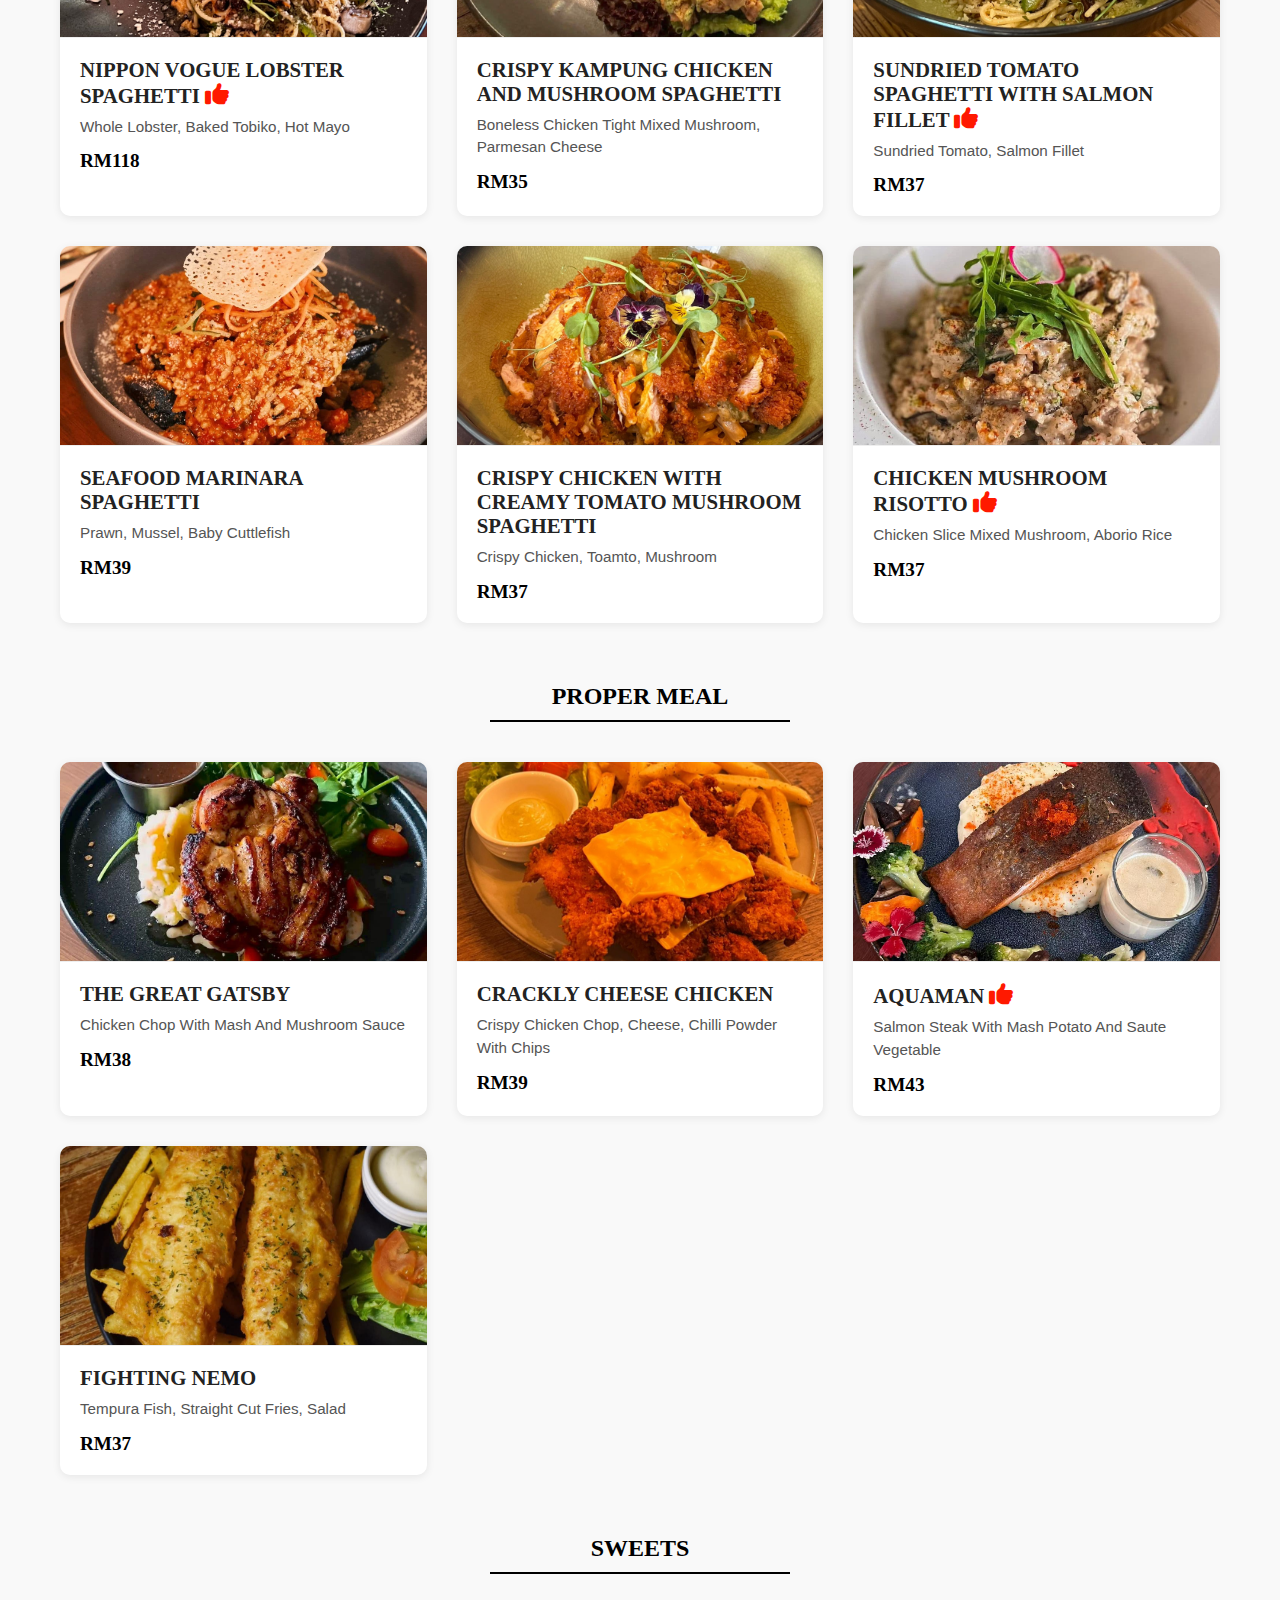
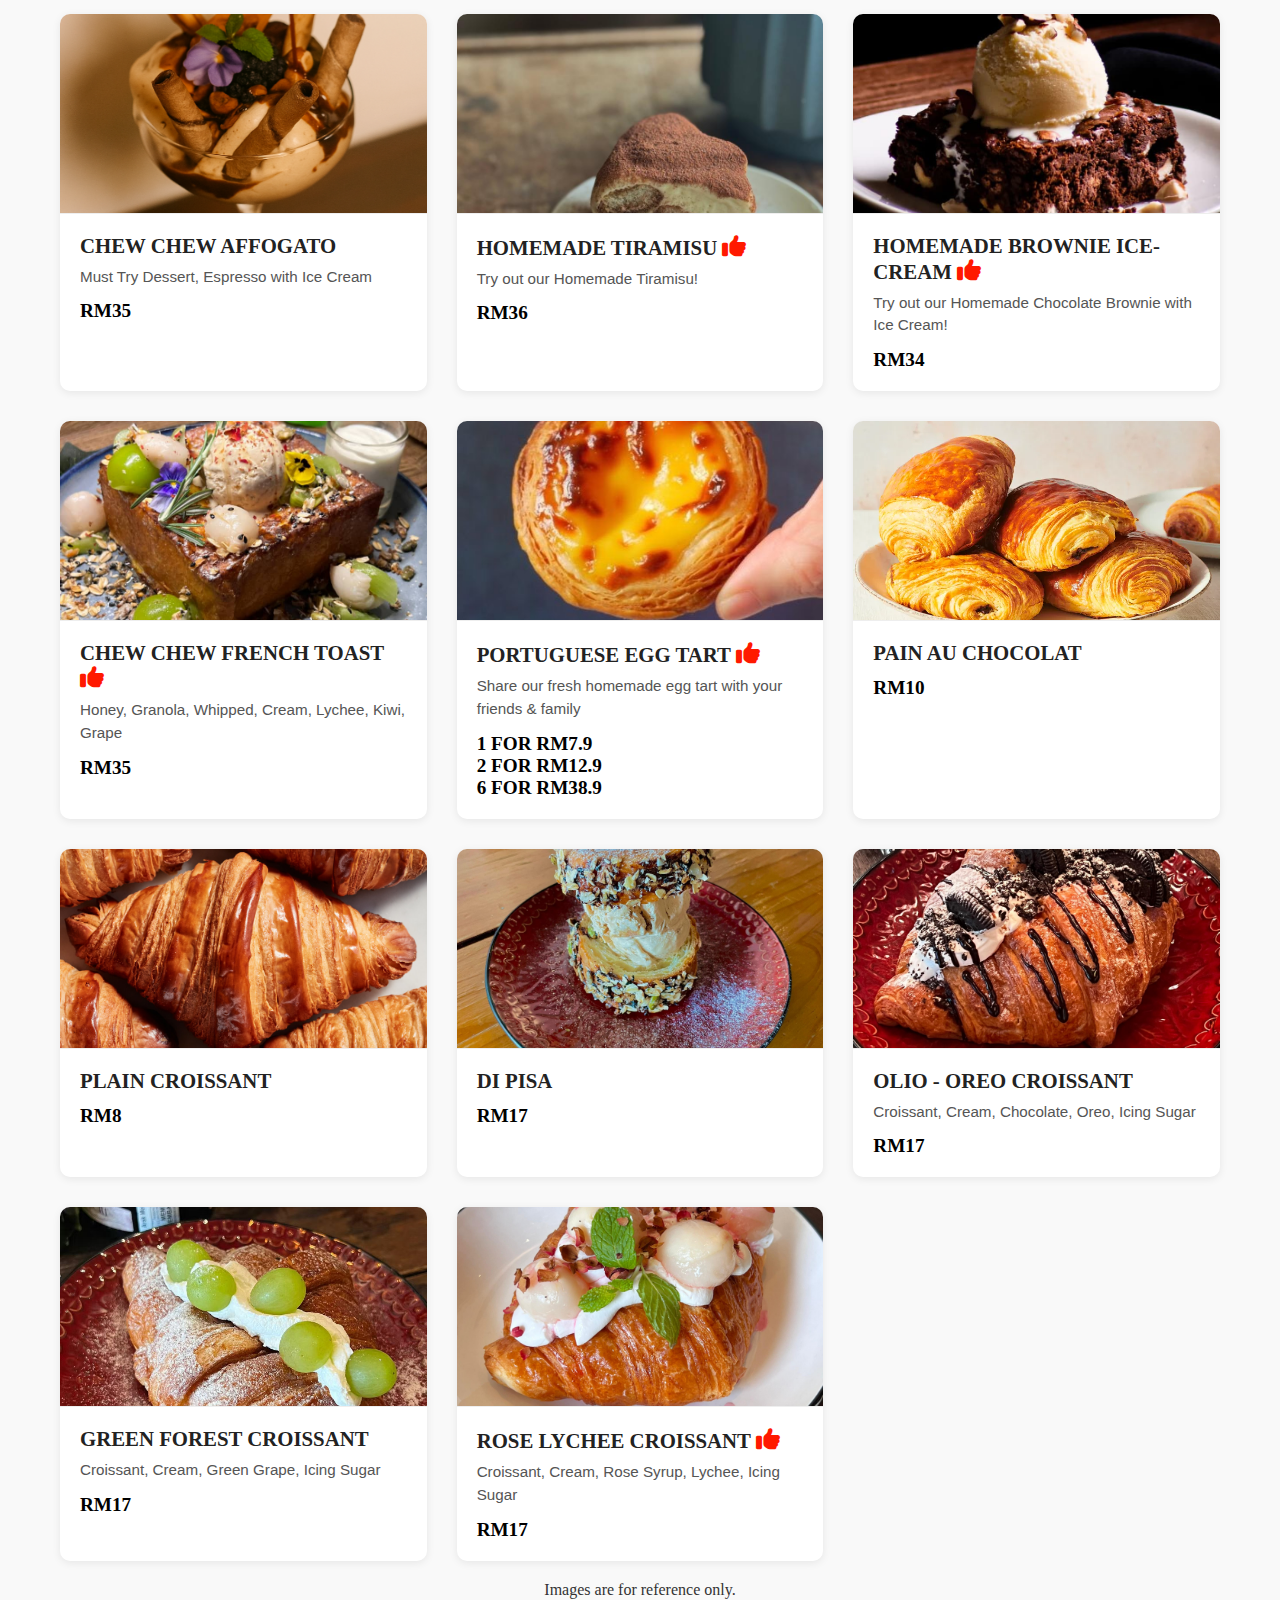
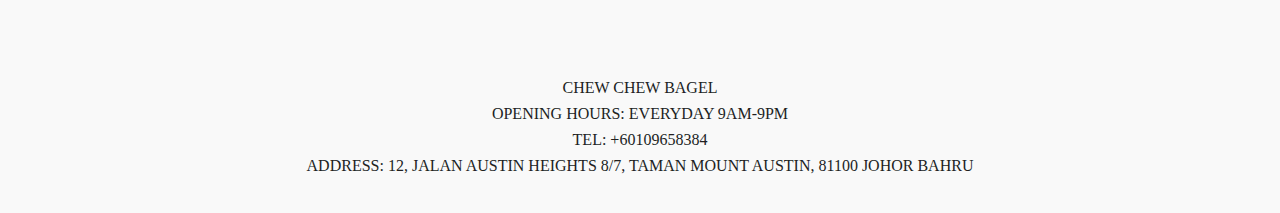
<file: food.html>
<!DOCTYPE html>
<html lang="zh">
<head>
  <meta charset="UTF-8" />
  <meta name="viewport" content="width=device-width, initial-scale=1.0"/>
  <title>Chew Chew Bagel - Food</title>
  <link rel="stylesheet" href="style.css"/>
  <link rel="stylesheet" href="https://cdnjs.cloudflare.com/ajax/libs/font-awesome/6.5.0/css/all.min.css"/>
  <link rel="stylesheet" href="https://unpkg.com/swiper@9/swiper-bundle.min.css"/>

</head>

<body>

<header>
    <div class="logo-container">
      <a href="index.html">
        <img src="images/ccb logo1.png" alt="Chew Chew Bagel" class="restaurant-logo"/>
      </a>
    </div>
  
    <!-- 导航菜单 -->
    <nav class="main-nav">
      <div class="nav-inner">
        <a class="nav-link" href="index.html">ABOUT US</a>
        <a class="nav-link" href="food.html">FOOD</a>
        <a class="nav-link" href="coffee.html">COFFEE & DESSERT</a>
      </div>
    </nav>
  </header>
  

  <!-- 环境照轮播图 -->
  <div class="swiper-container">
    <div class="swiper-wrapper">
      <div class="swiper-slide">
        <img src="images/1.jpg" alt="1">
        <div class="slogan">Chew Chew Bagel <br> Freshly Brewed Coffee, Perfectly Chewy Bagels.</div>
      </div>
      <div class="swiper-slide">
        <img src="images/2.jpg" alt="2">
        <div class="slogan">The Most Chewy Bagel In Town!</div>
      </div>
      <div class="swiper-slide">
        <img src="images/3.jpg" alt="3">
        <div class="slogan">Start Your Day the Chew Chew Way.</div>
      </div>
      <div class="swiper-slide">
        <img src="images/4.jpg" alt="4">
        <div class="slogan">More Than a Bite, <br> It's a Chew Chew Delight!</div>
      </div>
      <div class="swiper-slide">
        <img src="images/5.jpg" alt="5">
        <div class="slogan">Where Every Chew Feels Like Home.</div>
      </div>
    </div>
    </div>
    

  <main>
  <!-- 菜品区域 -->

  <section class="menu-section">
<h2 class="section-title">CHEW CHEW POPULAR (BESTSELLER <i class="fas fa-thumbs-up"></i> <i class="fas fa-thumbs-up"></i> <i class="fas fa-thumbs-up"></i>)</h2>
  <div class="menu-container">
    <div class="menu-item">
        <img src="images/toast.jpg" alt="SIGNATURE TOAST BOX" class="dish-image">
        <div class="dish-info">
            <h3 class="dish-name">SIGNATURE TOAST BOX <i class="fas fa-thumbs-up"></i></h3>
            <p class="dish-description">Homemade Toast, Homemade Sauce, Crispy Chicken, Mushroom</p>
            <p class="dish-price">RM49</p>
        </div>
    </div>
    <div class="menu-item">
        <img src="images/lobster.jpg" alt="LOBSTER COKER" class="dish-image">
        <div class="dish-info">
            <h3 class="dish-name">LOBSTER COKER <i class="fas fa-thumbs-up"></i></h3>
            <p class="dish-description">Lobster, Spicy Baked Mayo, Tobiko, Hard Boil Egg</p>
            <p class="dish-price">RM118</p>
        </div>
    </div>
    <div class="menu-item">
        <img src="images/big breakfast.jpg" alt="CHEW CHEW BIG BREAKFAST" class="dish-image">
        <div class="dish-info">
            <h3 class="dish-name">CHEW CHEW BIG BREAKFAST <i class="fas fa-thumbs-up"></i></h3>
            <p class="dish-description">Toast, Grilled Mushroon, Tomato, Lettuce, Baked Bean, Chicken Sausage, Ham, Hash Brown, Egg</p>
            <p class="dish-price">RM39</p>
        </div>
    </div>
     <div class="menu-item">
            <img src="images/lobster spaghetti.jpg" alt="CRISPY KAMPUNG CHICKEN AND MUSHROOM SPAGHETTI" class="dish-image">
            <div class="dish-info">
                <h3 class="dish-name">NIPPON VOGUE LOBSTER SPAGHETTI <i class="fas fa-thumbs-up"></i></h3>
                <p class="dish-description">Whole Lobster, Baked Tobiko, Hot Mayo</p>
                <p class="dish-price">RM118</p>
            </div>
        </div>
        <div class="menu-item">
        <img src="images/aquaman.jpg" alt="AQUAMAN" class="dish-image">
        <div class="dish-info">
            <h3 class="dish-name">AQUAMAN <i class="fas fa-thumbs-up"></i></h3>
            <p class="dish-description">Salmon Steak With Mash Potato And Saute Vegetable</p>
            <p class="dish-price">RM43</p>
        </div>
    </div>
    <div class="menu-item">
        <img src="images/tiramisu.jpg" alt="TIRAMISU" class="dish-image">
        <div class="dish-info">
            <h3 class="dish-name">HOMEMADE TIRAMISU <i class="fas fa-thumbs-up"></i></h3>
            <p class="dish-description">Try out our Homemade Tiramisu!</p>
            <p class="dish-price">RM36</p>
        </div>
    </div>
</section>

<section class="menu-section">
    <h2 class="section-title">CHEW CHEW SIGNATURE (MUST TRY!!!)</h2>
    <div class="menu-container">
    <div class="menu-item">
        <img src="images/toast.jpg" alt="SIGNATURE TOAST BOX" class="dish-image">
        <div class="dish-info">
            <h3 class="dish-name">SIGNATURE TOAST BOX <i class="fas fa-thumbs-up"></i></h3>
            <p class="dish-description">Homemade Toast, Homemade Sauce, Crispy Chicken, Mushroom</p>
            <p class="dish-price">RM49</p>
        </div>
    </div>
</section>

<section class="menu-section">
    <h2 class="section-title">CHEW CHEW SUSHIBAKE</h2>
    <div class="menu-container">
    <div class="menu-item">
        <img src="images/SALMON.jpg" alt="SALMON TOBIKO SUSHIBAKE" class="dish-image">
        <div class="dish-info">
            <h3 class="dish-name">SALMON TOBIKO SUSHIBAKE <i class="fas fa-thumbs-up"></i></h3>
            <p class="dish-description">Salmon, Tobiko, Teriyaki, Mayo</p>
            <p class="dish-price">RM42</p>
        </div>
    </div>
    <div class="menu-item">
        <img src="images/TUNA.png" alt="TUNA SUSHIBAKE" class="dish-image">
        <div class="dish-info">
            <h3 class="dish-name">TUNA SUSHIBAKE</h3>
            <p class="dish-description">Tuna, Crabstick, Mayo</p>
            <p class="dish-price">RM30</p>
        </div>
    </div>
    <div class="menu-item">
        <img src="images/UNAGI.jpg" alt="UNAGI SUSHIBAKE" class="dish-image">
        <div class="dish-info">
            <h3 class="dish-name">UNAGI SUSHIBAKE</h3>
            <p class="dish-description">Unagi, Teriyaki, Mayo, Furikake</p>
            <p class="dish-price">RM46</p>
        </div>
    </div>
    <div class="menu-item">
        <img src="images/SEAFOOD.jpg" alt="SEAFOOD SUSHIBAKE" class="dish-image">
        <div class="dish-info">
            <h3 class="dish-name">SEAFOOD SUSHIBAKE</h3>
            <p class="dish-description">Prawn, Octopus, Cheese</p>
            <p class="dish-price">RM40</p>
        </div>
    </div>
</section>

<section class="menu-section">
    <h2 class="section-title">THE BAGEL</h2>
    <div class="menu-container">
    <div class="menu-item">
        <img src="images/lobster.jpg" alt="LOBSTER COKER" class="dish-image">
        <div class="dish-info">
            <h3 class="dish-name">LOBSTER COKER <i class="fas fa-thumbs-up"></i></h3>
            <p class="dish-description">Lobster, Spicy Baked Mayo, Tobiko, Hard Boil Egg</p>
            <p class="dish-price">RM118</p>
        </div>
    </div>
    <div class="menu-item">
        <img src="images/breaky.jpg" alt="CHEW CHEW BREAKY BAGEL" class="dish-image">
        <div class="dish-info">
            <h3 class="dish-name">CHEW CHEW BREAKY BAGEL</h3>
            <p class="dish-description">Bagel, Chicken Ham, Cheese, Caremelize Onion, Hashbrown, Egg, Lettuce, Tomato</p>
            <p class="dish-price">RM24</p>
        </div>
    </div>
    <div class="menu-item">
        <img src="images/smoke salmon bagel.jpg" alt="SMOKE SALMON BAGEL" class="dish-image">
        <div class="dish-info">
            <h3 class="dish-name">SMOKE SALMON BAGEL</h3>
            <p class="dish-description">Cream, Cheese Capes, Dill, Smoke Salmon</p>
            <p class="dish-price">RM37</p>
        </div>
    </div>
    <div class="menu-item">
        <img src="images/soft shell crab.jpg" alt="SOFT SHELL CRAB BAGEL" class="dish-image">
        <div class="dish-info">
            <h3 class="dish-name">SOFT SHELL CRAB BAGEL <i class="fas fa-thumbs-up"></i></h3>
            <p class="dish-description">Crispy Soft Shell Crab, Mayo, Furikake, Tobiko Nori</p>
            <p class="dish-price">RM37</p>
        </div>
    </div>
    <div class="menu-item">
        <img src="images/sausage.jpg" alt="JUMBO CHICKEN SAUSAGE BAGEL" class="dish-image">
        <div class="dish-info">
            <h3 class="dish-name">JUMBO CHICKEN SAUSAGE</h3>
            <p class="dish-description">Jumbo Chicken Sausage, Potato Salad, Cheese, Lettuce, Tomato</p>
            <p class="dish-price">RM29</p>
        </div>
    </div>
    <div class="menu-item">
        <img src="images/supreme.jpg" alt="SUPREME DELIGHT" class="dish-image">
        <div class="dish-info">
            <h3 class="dish-name">SUPREME DELIGHT <i class="fas fa-thumbs-up"></i></h3>
            <p class="dish-description">Tuna, Prawn, Chicken, Green Capsicum, Mayo, Cheese</p>
            <p class="dish-price">RM35</p>
        </div>
    </div>
    <div class="menu-item">
        <img src="images/crispy cheesy chicken.jpg" alt="CRISPY CHEESY CHICKEN" class="dish-image">
        <div class="dish-info">
            <h3 class="dish-name">CRISPY CHEESY CHICKEN</h3>
            <p class="dish-description">Boneless Chicken Tight, Cheese, Spicy Mayo</p>
            <p class="dish-price">RM28</p>
        </div>
    </div>
    <div class="menu-item">
        <img src="images/anti meat.jpg" alt="ANTI MEAT BAGEL" class="dish-image">
        <div class="dish-info">
            <h3 class="dish-name">ANTI MEAT BAGEL</h3>
            <p class="dish-description">Asparagus, Eggplant, Carrot, Mushroom, Egg, Pesto Mayo</p>
            <p class="dish-price">RM22</p>
        </div>
    </div>
</section>

<section class="menu-section">
    <h2 class="section-title">OPENED SANDWISH</h2>
    <div class="menu-container">
        <div class="menu-item">
            <img src="images/sausage party.jpg" alt="SAUSAGE PARTY" class="dish-image">
            <div class="dish-info">
                <h3 class="dish-name">SAUSAGE PARTY</h3>
                <p class="dish-description">Sourdough, Chicken Sausage, Fried Egg, Grilled Mushroom, Chicken Ham, Cheese, Lettuce, Tomato </p>
                <p class="dish-price">RM28</p>
            </div>
        </div>
    <div class="menu-item">
        <img src="images/ham & hash.jpg" alt="HAM & HASH" class="dish-image">
        <div class="dish-info">
            <h3 class="dish-name">HAM & HASH <i class="fas fa-thumbs-up"></i></h3>
            <p class="dish-description">Sourdough, Chicken Ham, Fried Egg, Hash Brown, Caremelize Onion, Lettuce, Tomato</p>
            <p class="dish-price">RM28</p>
        </div>
    </div>
    <div class="menu-item">
        <img src="images/lemon chicken.jpg" alt="LEMON CHICKEN" class="dish-image">
        <div class="dish-info">
            <h3 class="dish-name">LEMON CHICKEN</h3>
            <p class="dish-description">Sourdough, Grilled Chicken, Grilled Mushroom, Scramble Egg, Cheese, Lemon Zest, Lettuce, Tomato</p>
            <p class="dish-price">RM28</p>
        </div>
    </div>
    <div class="menu-item">
        <img src="images/avo-cadio.jpg" alt="AVO-CADIO" class="dish-image">
        <div class="dish-info">
            <h3 class="dish-name">AVO-CADIO <i class="fas fa-thumbs-up"></i></h3>
            <p class="dish-description">Toast, Smash Avocado, Chicken Ham, Poached Egg, Feta Cheese</p>
            <p class="dish-price">RM29</p>
        </div>
    </div>
    <div class="menu-item">
        <img src="images/dip blue sea.jpg" alt="DIP BLUE SEA" class="dish-image">
        <div class="dish-info">
            <h3 class="dish-name">DIP BLUE SEA <i class="fas fa-thumbs-up"></i></h3>
            <p class="dish-description">Sourdough, Grilled Prawn Tobiko, Sundried Tomato, Lettuce, Tomato</p>
            <p class="dish-price">RM28</p>
        </div>
    </div>
</div>
</section>

  <section class="menu-section">
    <h2 class="section-title">BRUNCH</h2>
    <div class="menu-container">
         <div class="menu-item">
        <img src="images/smoke scramble.jpg" alt="SALMON SCRAMBLE" class="dish-image">
        <div class="dish-info">
            <h3 class="dish-name">SALMON SCRAMBLE <i class="fas fa-thumbs-up"></i></h3>
            <p class="dish-description">Bagel, Avocado, Smoke Salmon, Scamble Egg, Cream Cheese</p>
            <p class="dish-price">RM35</p>
        </div>
    </div>
     <div class="menu-item">
        <img src="images/chicken run.jpg" alt="CHICKEN RUN" class="dish-image">
        <div class="dish-info">
            <h3 class="dish-name">CHICKEN RUN</h3>
            <p class="dish-description">Vietnam Baguette, Drilled Chicken, Cheese, Grilled Mushroom, Caremelize Onion, Mayo</p>
            <p class="dish-price">RM35</p>
        </div>
    </div>
        <div class="menu-item">
            <img src="images/ham benedict.jpg" alt="AVO POACHED" class="dish-image">
            <div class="dish-info">
                <h3 class="dish-name">AVO POACHED <i class="fas fa-thumbs-up"></i></h3>
                <p class="dish-description">Toast, Avocado, Chicken Ham, Poached Egg  </p>
                <p class="dish-price">RM37</p>
            </div>
        </div>
    <div class="menu-item">
        <img src="images/egg benedict.jpg" alt="CHICKEN HAM BENEDICT" class="dish-image">
        <div class="dish-info">
            <h3 class="dish-name">CHICKEN HAM BENEDICT</h3>
            <p class="dish-description">Bagel, Chicken Ham, Poached Egg</p>
            <p class="dish-price">RM37</p>
        </div>
    </div>
    <div class="menu-item">
        <img src="images/smoke salmon.jpg" alt="SMOKE SALMON EGG BENEDICT" class="dish-image">
        <div class="dish-info">
            <h3 class="dish-name">SMOKE SALMON EGG BENEDICT <i class="fas fa-thumbs-up"></i></h3>
            <p class="dish-description">Bagel, Smoke Salmon, Poached Egg</p>
            <p class="dish-price">RM37</p>
        </div>
    </div>
    <div class="menu-item">
            <img src="images/tuna.jpg" alt="TUNA CROISSANT WITH CHIPS" class="dish-image">
            <div class="dish-info">
                <h3 class="dish-name">TUNA CROISSANT <i class="fas fa-thumbs-up"></i></h3>
                <p class="dish-description">Croissant, Tuna, Tobiko, Lettuce, Tomato</p>
                <p class="dish-price">RM27</p>
            </div>
        </div>
    <div class="menu-item">
        <img src="images/chicken ham cheese.jpg" alt="CHICKEN HAM CHEESE CROISSANT" class="dish-image">
        <div class="dish-info">
            <h3 class="dish-name">CHICKEN HAM CHEESE CROISSANT</h3>
            <p class="dish-description">Croissant, Chicken Ham, Cheese, Lettuce, Tomato</p>
            <p class="dish-price">RM25</p>
        </div>
    </div>
    <div class="menu-item">
        <img src="images/big breakfast.jpg" alt="CHEW CHEW BIG BREAKFAST" class="dish-image">
        <div class="dish-info">
            <h3 class="dish-name">CHEW CHEW BIG BREAKFAST <i class="fas fa-thumbs-up"></i></h3>
            <p class="dish-description">Toast, Grilled Mushroon, Tomato, Lettuce, Baked Bean, Chicken Sausage, Ham, Hash Brown, Egg</p>
            <p class="dish-price">RM39</p>
        </div>
    </div>
    <div class="menu-item">
        <img src="images/antimeat breakfst.jpg" alt="CHEW CHEW ANTI MEAT BREAKFAST" class="dish-image">
        <div class="dish-info">
            <h3 class="dish-name">CHEW CHEW ANTI MEAT BREAKFAST</h3>
            <p class="dish-description">Bagel, Egg, Grilled Mushroom, Broccoli, Carrot, Tomato, Lettuce, Hash Brown, Baked Bean </p>
            <p class="dish-price">RM35</p>
        </div>
    </div>
    <div class="menu-item">
        <img src="images/chicken wrap with chips.jpg" alt="CRISPY CHICKEN WRAP WITH CHIPS" class="dish-image">
        <div class="dish-info">
            <h3 class="dish-name">CRISPY CHICKEN WRAP WITH CHIPS</h3>
            <p class="dish-description">Chicken, Tomato, Lettuce, Chips</p>
            <p class="dish-price">RM29</p>
        </div>
    </div>
</div>
</section>

<section class="menu-section">
    <h2 class="section-title">SHARING</h2>
    <div class="menu-container">
        <div class="menu-item">
            <img src="images/tomyum.jpg" alt="SEAFOOD TOMYUM SOUP" class="dish-image">
            <div class="dish-info">
                <h3 class="dish-name">SEAFOOD TOMYUM SOUP</h3>
                <p class="dish-description">Black Mussel, Prawn, Baby Octopus</p>
                <p class="dish-price">RM29</p>
            </div>
        </div>
    <div class="menu-item">
        <img src="images/fungi .jpg" alt="WILD FUNGI SOUP" class="dish-image">
        <div class="dish-info">
            <h3 class="dish-name">WILD FUNGI SOUP <i class="fas fa-thumbs-up"></i></h3>
            <p class="dish-description">Home-made Mushroom Soup</p>
            <p class="dish-price">RM24</p>
        </div>
    </div>
    <div class="menu-item">
        <img src="images/nippon.jpg" alt="NIPPON STYLE SEAFOOD PIZZA" class="dish-image">
        <div class="dish-info">
            <h3 class="dish-name">NIPPON STYLE SEAFOOD PIZZA <i class="fas fa-thumbs-up"></i></h3>
            <p class="dish-description">Prawn, Mussel, Octopus</p>
            <p class="dish-price">RM39</p>
        </div>
    </div>
        <div class="menu-item">
            <img src="images/straight cut.jpg" alt="STRAIGHT CUT FRIES" class="dish-image">
            <div class="dish-info">
                <h3 class="dish-name">STRAIGHT CUT FRIES</h3>
                <p class="dish-description"></p>
                <p class="dish-price">RM17</p>
            </div>
        </div>
    <div class="menu-item">
        <img src="images/twister.jpg" alt="TWISTER FRIES" class="dish-image">
        <div class="dish-info">
            <h3 class="dish-name">TWISTER FRIES</h3>
            <p class="dish-description"></p>
            <p class="dish-price">RM17</p>
        </div>
    </div>
</div>
</section>

<section class="menu-section">
    <h2 class="section-title">PASTA & RISOTTO</h2>
    <div class="menu-container">
        <div class="menu-item">
            <img src="images/lobster spaghetti.jpg" alt="CRISPY KAMPUNG CHICKEN AND MUSHROOM SPAGHETTI" class="dish-image">
            <div class="dish-info">
                <h3 class="dish-name">NIPPON VOGUE LOBSTER SPAGHETTI <i class="fas fa-thumbs-up"></i></h3>
                <p class="dish-description">Whole Lobster, Baked Tobiko, Hot Mayo</p>
                <p class="dish-price">RM118</p>
            </div>
        </div>
        <div class="menu-item">
            <img src="images/crispy chicken aglio olio.jpg" alt="CRISPY KAMPUNG CHICKEN AND MUSHROOM SPAGHETTI" class="dish-image">
            <div class="dish-info">
                <h3 class="dish-name">CRISPY KAMPUNG CHICKEN AND MUSHROOM SPAGHETTI</h3>
                <p class="dish-description">Boneless Chicken Tight Mixed Mushroom, Parmesan Cheese</p>
                <p class="dish-price">RM35</p>
            </div>
        </div>
    <div class="menu-item">
        <img src="images/sundried tomato.jpg" alt="SUNDRIED TOMATO SPAGHETTI WITH SALMON FILLET" class="dish-image">
        <div class="dish-info">
            <h3 class="dish-name">SUNDRIED TOMATO SPAGHETTI WITH SALMON FILLET <i class="fas fa-thumbs-up"></i></h3>
            <p class="dish-description">Sundried Tomato, Salmon Fillet</p>
            <p class="dish-price">RM37</p>
        </div>
    </div>
    <div class="menu-item">
        <img src="images/seafood marinara.jpg" alt="SEAFOOD MARINARA SPAGHETTI" class="dish-image">
        <div class="dish-info">
            <h3 class="dish-name">SEAFOOD MARINARA SPAGHETTI</h3>
            <p class="dish-description">Prawn, Mussel, Baby Cuttlefish</p>
            <p class="dish-price">RM39</p>
        </div>
    </div>
    <div class="menu-item">
        <img src="images/creamy.jpg" alt="CRISPY CHICKEN WITH CREAMY TOMATO MUSHROOM SPAGHETTI" class="dish-image">
        <div class="dish-info">
            <h3 class="dish-name">CRISPY CHICKEN WITH CREAMY TOMATO MUSHROOM SPAGHETTI</h3>
            <p class="dish-description">Crispy Chicken, Toamto, Mushroom</p>
            <p class="dish-price">RM37</p>
        </div>
    </div>
    <div class="menu-item">
        <img src="images/risotto.jpg" alt="CHICKEN MUSHROOM RISOTTO" class="dish-image">
        <div class="dish-info">
            <h3 class="dish-name">CHICKEN MUSHROOM RISOTTO <i class="fas fa-thumbs-up"></i></h3>
            <p class="dish-description">Chicken Slice Mixed Mushroom, Aborio Rice</p>
            <p class="dish-price">RM37</p>
        </div>
    </div>
</div>
</section>

<section class="menu-section">
    <h2 class="section-title">PROPER MEAL</h2>
    <div class="menu-container">
        <div class="menu-item">
            <img src="images/tgg.jpg" alt="THE GREAT GATSBY" class="dish-image">
            <div class="dish-info">
                <h3 class="dish-name">THE GREAT GATSBY</h3>
                <p class="dish-description">Chicken Chop With Mash And Mushroom Sauce</p>
                <p class="dish-price">RM38</p>
            </div>
        </div>
    <div class="menu-item">
        <img src="images/crackly cheese chicken .jpg" alt="CRACKLY CHEESE CHICKEN" class="dish-image">
        <div class="dish-info">
            <h3 class="dish-name">CRACKLY CHEESE CHICKEN</h3>
            <p class="dish-description">Crispy Chicken Chop, Cheese, Chilli Powder With Chips</p>
            <p class="dish-price">RM39</p>
        </div>
    </div>
    <div class="menu-item">
        <img src="images/aquaman.jpg" alt="AQUAMAN" class="dish-image">
        <div class="dish-info">
            <h3 class="dish-name">AQUAMAN <i class="fas fa-thumbs-up"></i></h3>
            <p class="dish-description">Salmon Steak With Mash Potato And Saute Vegetable</p>
            <p class="dish-price">RM43</p>
        </div>
    </div>
    <div class="menu-item">
        <img src="images/TCC.jpg" alt="FIGHTING NEMO" class="dish-image">
        <div class="dish-info">
            <h3 class="dish-name">FIGHTING NEMO</h3>
            <p class="dish-description">Tempura Fish, Straight Cut Fries, Salad</p>
            <p class="dish-price">RM37</p>
        </div>
    </div>
</section>

<section class="menu-section">
    <h2 class="section-title">SWEETS</h2>
    <div class="menu-container">
        <div class="menu-item">
            <img src="images/afforgato.png" alt="CHEW CHEW AFFOGATO" class="dish-image">
            <div class="dish-info">
                <h3 class="dish-name">CHEW CHEW AFFOGATO</h3>
                <p class="dish-description">Must Try Dessert, Espresso with Ice Cream</p>
                <p class="dish-price">RM35</p>
            </div>
        </div>
    <div class="menu-item">
        <img src="images/tiramisu.jpg" alt="TIRAMISU" class="dish-image">
        <div class="dish-info">
            <h3 class="dish-name">HOMEMADE TIRAMISU <i class="fas fa-thumbs-up"></i></h3>
            <p class="dish-description">Try out our Homemade Tiramisu!</p>
            <p class="dish-price">RM36</p>
        </div>
    </div>
    <div class="menu-item">
        <img src="images/brownie.jpg" alt="BROWNIE ICE-CREAM" class="dish-image">
        <div class="dish-info">
            <h3 class="dish-name">HOMEMADE BROWNIE ICE-CREAM <i class="fas fa-thumbs-up"></i></h3>
            <p class="dish-description">Try out our Homemade Chocolate Brownie with Ice Cream!</p>
            <p class="dish-price">RM34</p>
        </div>
    </div>
        <div class="menu-item">
        <img src="images/french toast.jpg" alt="CHEW CHEW SIGNATURE FRENCH TOAST" class="dish-image">
        <div class="dish-info">
            <h3 class="dish-name">CHEW CHEW FRENCH TOAST <i class="fas fa-thumbs-up"></i></h3>
            <p class="dish-description">Honey, Granola, Whipped, Cream, Lychee, Kiwi, Grape</p>
            <p class="dish-price">RM35</p>
        </div>
    </div>
        <div class="menu-item">
            <img src="images/tart.jpg" alt="PORTUGUESE EGG TART" class="dish-image">
            <div class="dish-info">
                <h3 class="dish-name">PORTUGUESE EGG TART <i class="fas fa-thumbs-up"></i></h3>
                <p class="dish-description">Share our fresh homemade egg tart with your friends & family</p>
                <p class="dish-price">1 FOR RM7.9 <br>2 FOR RM12.9 <br>6 FOR RM38.9</p>
            </div>
        </div>
        <div class="menu-item">
            <img src="images/PAIN.webp" alt="PAIN AU CHOCOLAT" class="dish-image">
            <div class="dish-info">
                <h3 class="dish-name">PAIN AU CHOCOLAT</h3>
                <p class="dish-description"></p>
                <p class="dish-price">RM10</p>
            </div>
        </div>
         <div class="menu-item">
            <img src="images/croissant.jpg" alt="PLAIN CROISSANT" class="dish-image">
            <div class="dish-info">
                <h3 class="dish-name">PLAIN CROISSANT</h3>
                <p class="dish-description"></p>
                <p class="dish-price">RM8</p>
            </div>
        </div>
        <div class="menu-item">
            <img src="images/DI PASI.jpg" alt="DI PISA" class="dish-image">
            <div class="dish-info">
                <h3 class="dish-name">DI PISA</h3>
                <p class="dish-description"></p>
                <p class="dish-price">RM17</p>
            </div>
        </div>
        <div class="menu-item">
            <img src="images/oreo.jpg" alt="OLIO - OREO CROISSANT" class="dish-image">
            <div class="dish-info">
                <h3 class="dish-name">OLIO - OREO CROISSANT</h3>
                <p class="dish-description">Croissant, Cream, Chocolate, Oreo, Icing Sugar</p>
                <p class="dish-price">RM17</p>
            </div>
        </div>
    <div class="menu-item">
        <img src="images/greenforest croissant.jpg" alt="GREEN FOREST CROISSANT" class="dish-image">
        <div class="dish-info">
            <h3 class="dish-name">GREEN FOREST CROISSANT</h3>
            <p class="dish-description">Croissant, Cream, Green Grape, Icing Sugar</p>
            <p class="dish-price">RM17</p>
        </div>
    </div>
    <div class="menu-item">
        <img src="images/rose.jpg" alt="ROSE LYCHEE CROISSANT" class="dish-image">
        <div class="dish-info">
            <h3 class="dish-name">ROSE LYCHEE CROISSANT <i class="fas fa-thumbs-up"></i></h3>
            <p class="dish-description">Croissant, Cream, Rose Syrup, Lychee, Icing Sugar</p>
            <p class="dish-price">RM17</p>
        </div>
    </div>
</div>
</section>

<div class="word">
    <p>Images are for reference only.</p>
</div>

</main>

<footer>
        <div class="contact-info">
            <p>CHEW CHEW BAGEL</p>
            <p>OPENING HOURS: EVERYDAY 9AM-9PM</p>
            <p>TEL: +60109658384</p>
            <p>ADDRESS: 12, JALAN AUSTIN HEIGHTS 8/7, TAMAN MOUNT AUSTIN, 81100 JOHOR BAHRU</p>
        </div>
    </footer>

<script src="https://unpkg.com/swiper@9/swiper-bundle.min.js"></script>
<script>

const swiper = new Swiper('.swiper-container', {
    loop: true,
    navigation: {
      nextEl: '.swiper-button-next',
      prevEl: '.swiper-button-prev',
    },
    autoplay: {
      delay: 3000,
    },
  });
</script>

<script src="script.js"></script>

  
  
  
</body>
</html>
</file>
<file: style.css>
* {
  margin: 0;
  padding: 0;
  box-sizing: border-box;
}

body {
  font-family: "PingFang SC", "Microsoft YaHei", sans-serif;
  background-color: #f9f9f9;
  color: #333;
}

/* Logo */
.logo-container {
  background: white;
  text-align: center;
  padding: 15px 0;
  box-shadow: 0 2px 8px rgba(0,0,0,0.1);
}

.restaurant-logo {
  max-height: 70px;
}

.swiper-container {
  width: 100%;
  height: 500px;
  position: relative; /* 设置相对定位，箭头按钮相对于容器定位 */
}

.swiper-slide img {
  width: 100%;
  height: 100%;
  object-fit: cover;
  max-height: 100%;
  display: block;
}


/* slogan 字样 */
.swiper-slide .slogan {
  position: absolute;
  top: 10%; /* 改为顶部位置 */
  left: 5%; /* 靠左一点 */
  transform: none; /* 移除水平居中 */
  color: white;
  font-size: 4rem; /* 字体变大 */
  padding: 8px 16px;
  border-radius: 6px;
  text-align: left;
  max-width: 90%;
  white-space: nowrap;
  overflow: hidden;
  text-overflow: ellipsis;
  font-family: 'Times New Roman', Times, serif;
}


/* 手机端自适应高度与字体 */
@media (max-width: 768px) {
  .swiper-container {
    height: 180px;
  }

  .swiper-slide .slogan {
    font-size: 1rem;
    padding: 4px 8px;
    top: 10%;
    max-width: 85vw;
    line-height: 1.2;
    white-space: normal; /* 允许换行 */
  }
}

/* 菜单区域 */
.menu-container {
  max-width: 1200px;
  margin: 0 auto;
  padding: 20px;
  display: grid;
  grid-template-columns: repeat(auto-fill, minmax(350px, 1fr));
  gap: 30px;
  justify-content: center;
}

/* 菜单项 */
.menu-item {
  background: white;
  border-radius: 10px;
  overflow: hidden;
  box-shadow: 0 2px 8px rgba(0, 0, 0, 0.08);
  transition: transform 0.3s ease;
  width: 100%;
  height: auto;
  display: block;
  object-fit: cover;
}

.menu-item:hover {
  transform: translateY(-3px);
  box-shadow: 0 4px 12px rgba(0, 0, 0, 0.12);
}

.dish-image {
  width: 100%;
  height: 250px;
  object-fit: cover;
  border-bottom: 1px solid #eee;
}

.dish-info {
  padding: 20px;
}

.dish-name {
  font-family:'Times New Roman', Times, serif;
  font-size: 1.3rem;
  margin-bottom: 8px;
  color: #222;
}

.dish-name span[lang="en"] {
  font-family:'Times New Roman', Times, serif;
  font-size: 0.9rem;
  font-weight: 400;
  color: #666;
  display: block;
  margin-top: 4px;
}

.dish-description {
  font-size: 0.95rem;
  color: #555;
  margin-bottom: 12px;
  line-height: 1.5;
}

.dish-price {
  font-family:'Times New Roman', Times, serif;
  font-size: 1.2rem;
  font-weight: bold;
  color: #000;
}

/* 响应式布局 */
@media (max-width: 768px) {
  .slogan {
    font-size: 1.1rem;
  }
}

@keyframes slide {
  0%, 100% { transform: translateX(0); }
  50% { transform: translateX(-100%); }
}
.page-title {
  text-align: center;
  font-size: 1.8rem;
  font-family: 'Noto Serif SC', serif;
  margin: 40px 0 20px;
  color: #e74c3c;
  border-bottom: 2px solid #e74c3c;
  width: 80%;
  max-width: 300px;
  margin-left: auto;
  margin-right: auto;
  padding-bottom: 10px;
}

.main-nav {
  background-color: #f1f1f1;
  padding: 10px 0;
  border-top: 1px solid #ddd;
  border-bottom: 1px solid #ddd;
  font-family: 'Times New Roman', Times, serif;
}

.nav-inner {
  display: flex;
  justify-content: center;
  max-width: 800px;
  margin: 0 auto;
  flex-wrap: wrap;
}

.nav-link {
  padding: 12px 20px;
  text-decoration: none;
  color: #333;
  font-weight: 500;
  font-size: 1.1rem;
  position: relative;
  transition: all 0.3s;
  margin: 0 5px;
}

.nav-link:hover {
  color: #e74c3c;
}

/* 只显示当前活动页面的红线 */
.nav-link.active {
  color: #000000;
  font-weight: bold;
}

.nav-link.active::after {
  content: '';
  position: absolute;
  bottom: -11px;
  left: 50%;
  transform: translateX(-50%);
  width: 80%;
  height: 3px;
  display: none; /* 默认隐藏 */
  font-weight: bold;
}

/* 通过JavaScript添加的clicked类显示红线 */
.nav-link.clicked::after {
  display: block;
}

/* 分类标题 */
.menu-section h2 {
  font-family:'Times New Roman', Times, serif;
  font-weight: 600;
  font-size: 1.8rem;
  color: #000000;
  text-align: center;
  margin: 40px auto 20px;
  padding-bottom: 10px;
  border-bottom: 2px solid #000000;
  width: 80%;
  max-width: 300px;
}

/* 菜单容器 */

/* 增强的响应式设计 */
@media (max-width: 768px) {
  .menu-container {
      grid-template-columns: repeat(2, 1fr); 
      padding: 10px;
  }
}
  .menu-section h2 {
      font-size: 1.5rem;
      width: 90%;
  }
  
  .main-nav {
      flex-wrap: wrap;
  }
  
  .nav-link {
      padding: 10px 15px;
      font-size: 1rem;
      margin: 5px;
      flex: 1;
      min-width: 100px;
      text-align: center;
  }
  
  .dish-image {
      height: 200px;
  }


@media (max-width: 480px) {
  .restaurant-logo {
      max-height: 60px;
  }
  
  .menu-section h2 {
      font-size: 1.3rem;
      margin: 30px auto 15px;
  }
  
  .dish-info {
      padding: 12px;
  }
  
  .dish-name {
      font-size: 1.1rem;
  }
  
  .dish-price {
      font-size: 1.1rem;
  }
  
  footer {
      padding: 20px 15px;
      
  }
  .company-intro {
      font-size: 14px;
      padding: 0 12px;
  }

  .menu-container {
    grid-template-columns: 1fr;
    padding: 10px;
    gap: 20px;
  }
}

/* 确保页面响应式 */
@media (max-width: 600px) {
  .subsidiaries {
      flex-direction: column;
      align-items: center;
  }

  .subsidiary {
      width: 90%;
  }

  .company-intro p {
      font-size: 14px;
  }
}

footer {
  background-color:#f9f9f9;
  color: rgb(33, 31, 31);
  text-align: center;
  padding: 30px 20px;
  margin-top: 50px;
}

.contact-info p {
  margin-bottom: 8px;
  color: rgb(33, 31, 31);
  font-family: 'Times New Roman', Times, serif;
  
}
.company-intro {
  text-align: center;
  margin: 0 auto 40px;
  max-width: 700px;
  width: 100%;           /* 确保在小屏也能缩放 */
  padding: 0 16px;       /* 给两边加点内边距避免贴边 */
  word-wrap: break-word; /* 防止长词撑出边界 */
  box-sizing: border-box;
  font-family: 'Times New Roman', Times, serif;
}



/* 子公司区域 */
.subsidiaries {
  display: flex;
  flex-wrap: wrap;
  justify-content: space-around;
  margin-top: 40px;
}

/* 每个子公司卡片 */
.subsidiary {
  background-color: #fff;
  border: 1px solid #eee;
  border-radius: 12px;
  padding: 20px;
  width: 280px;
  margin: 10px;
  text-align: center;
  box-shadow: 0 2px 8px rgba(0, 0, 0, 0.1);
  transition: transform 0.3s ease;
}

/* 子公司 logo */
.subsidiary-logo,
.company-logo {
  max-width: 100%;
  height: auto;
  border-radius: 8px;
  margin-bottom: 10px;
}

/* 子公司信息 */
.subsidiary-info {
  font-size: 0.95rem;
  color: #555;
  margin-top: 10px;
}

.fa-thumbs-up {
  font-size: 24px; /* 图标大小 */
  color: #ff1900;  /* 你可以选择任何颜色 */
  cursor: pointer; /* 鼠标悬停时显示为指针 */
  transition: transform 0.3s ease;
}

.lang-toggle button {
  background: #eee;
  border: none;
  margin: 0 5px;
  padding: 5px 10px;
  cursor: pointer;
}
.lang-toggle button.active {
  background: #555;
  color: white;
}

.menu-section-title {
  font-family:'Times New Roman', Times, serif;
  font-weight: 600;
  font-size: 1.8rem;
  color: #000000;
  text-align: center;
  margin: 40px auto 20px;
  padding-bottom: 10px;
  border-bottom: 2px solid #000000;
  width: 80%;
  max-width: 300px;
}

@media (max-width: 400px) {
  .company-intro {
    font-size: 13px;
    line-height: 1.4;
  }
  .contact-info p {
    font-size: 13px;
  }
}

.menu-item, .dish-image, .dish-info {
  display: block;
  width: 100%;
}

.menu-container {
  display: grid;
  gap: 30px;
  justify-content: center;
}

@media (min-width: 768px) {
  .menu-container {
    grid-template-columns: repeat(3, 1fr);
  }
}

/* 手机端：固定两列显示图片 */
@media (max-width: 767px) {
  .menu-container {
    grid-template-columns: repeat(2, 1fr);
    padding: 0 15px;
  }
}

.word p {
text-align: center;
font-family: 'Times New Roman', Times, serif;
}
</file>
